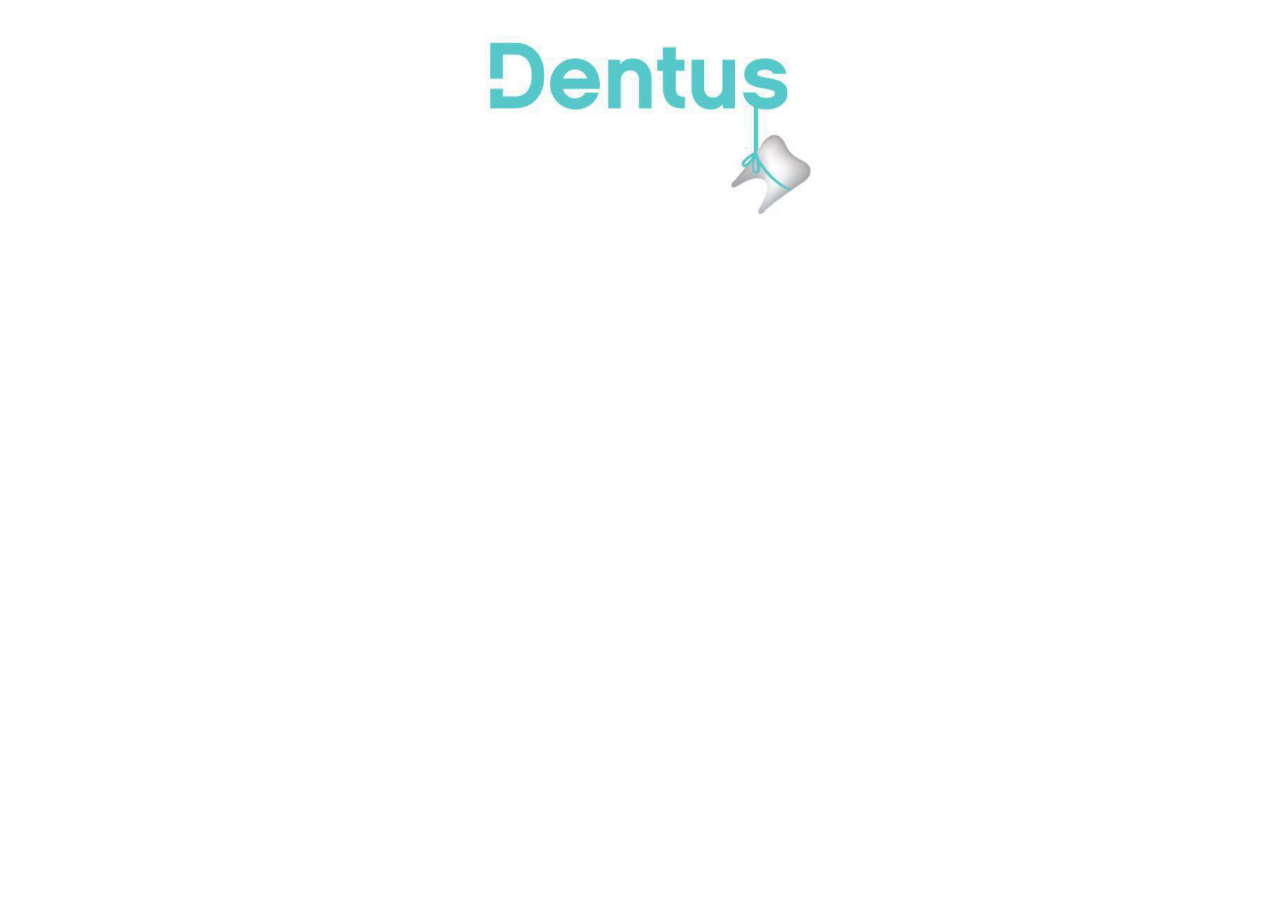
<file: _coming/index.html>
<!DOCTYPE html>
<html lang="es">
<head>
	<meta charset="UTF-8">
	<meta name="robots" content="noindex,nofollow">
	<meta name="viewport" content="width=device-width, initial-scale=1">
	<meta name="theme-color" content="#4BC5C8">
	<title>Dentus</title>

	<style>
		body { margin: 0; }
		.wrapper { text-align: center; display: block; margin: 25px auto; }
		img { width: 100%; max-width: 400px; }
		
	</style>
</head>
<body>

	<div id="fb-root"></div>
	<script>(function(d, s, id) {
	  var js, fjs = d.getElementsByTagName(s)[0];
	  if (d.getElementById(id)) return;
	  js = d.createElement(s); js.id = id;
	  js.src = "//connect.facebook.net/es_LA/sdk.js#xfbml=1&version=v2.6&appId=296818613711272";
	  fjs.parentNode.insertBefore(js, fjs);
	}(document, 'script', 'facebook-jssdk'));</script>
	
	<div class="wrapper">
		<a href="https://www.facebook.com/DENTUS-1518651368441268/" title="Dentus" target="_blank">
			<img src="logo_dentus.jpg" alt="Dentus">
		</a>
	</div>
		
	<div class="wrapper" style="width: 90%;">
		<div class="fb-page" data-href="https://www.facebook.com/DENTUS-1518651368441268/" data-tabs="timeline" data-width="800" data-small-header="false" data-adapt-container-width="true" data-hide-cover="false" data-show-facepile="true"></div>

	</div>
	
</body>
</html>
</file>
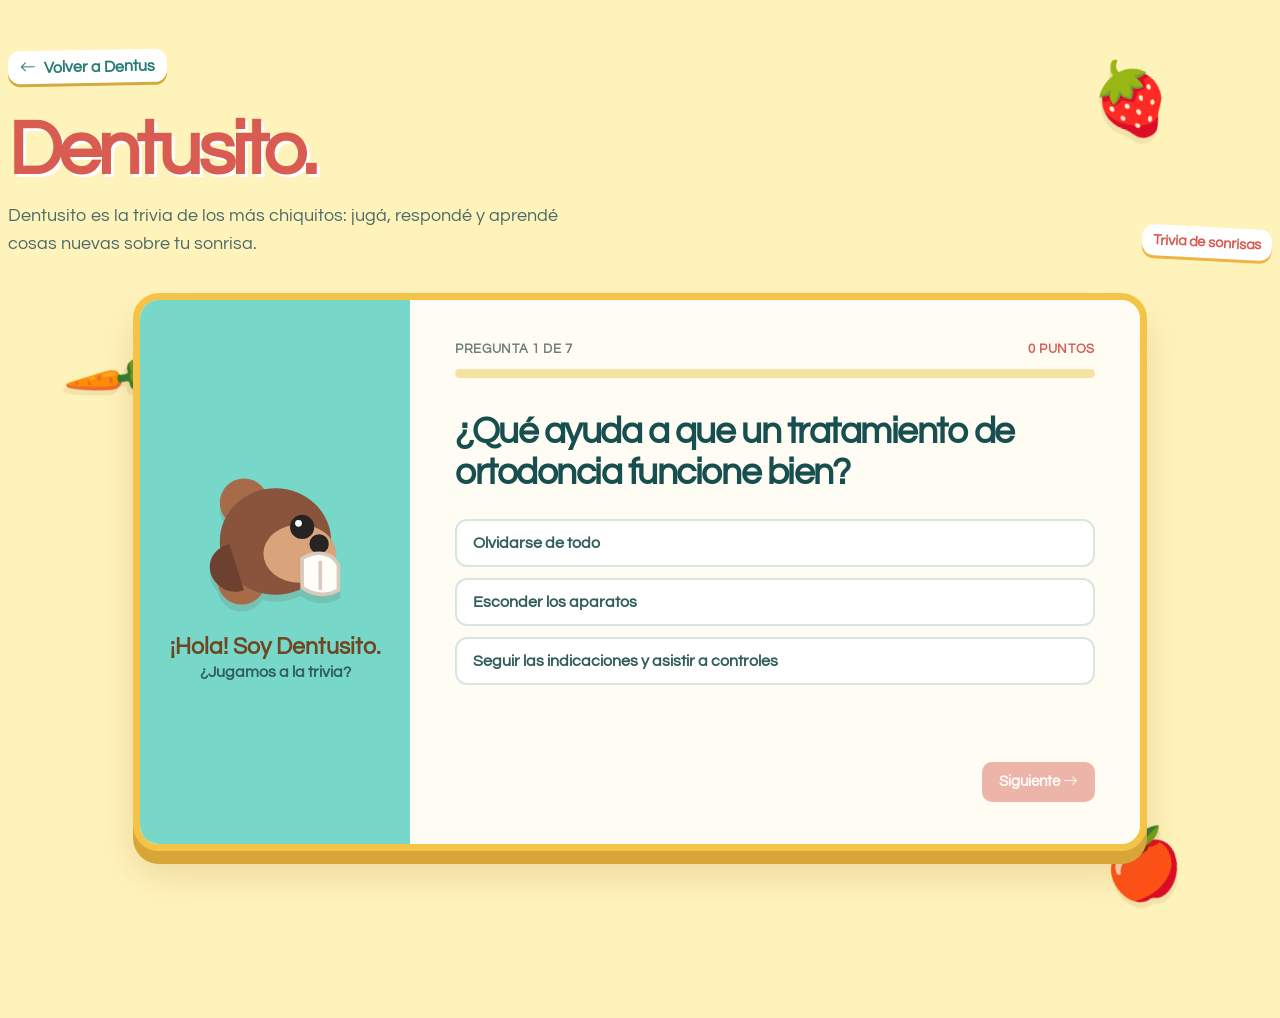
<file: dentusito.html>
<!DOCTYPE html>
<html lang="es">
<head>
  <meta charset="utf-8">
  <meta name="viewport" content="width=device-width, initial-scale=1">
  <meta name="theme-color" content="#52BDBE">
  <title>Dentusito · Juego de Dentus</title>
  <link rel="shortcut icon" type="image/x-icon" href="assets/images/favicon.png">
  <link href="https://fonts.googleapis.com/css?family=Questrial" rel="stylesheet">
  <link href="assets/vendor/bootstrap-icons/bootstrap-icons.css" rel="stylesheet">
  <link href="assets/vendor/boxicons/css/boxicons.min.css" rel="stylesheet">
  <link href="assets/css/style.css?v=20260818-01" rel="stylesheet">
</head>
<body class="dentus-refresh dentusito-page">
  <main>
    <section class="kids-game" id="juego">
      <span class="food-decoration food-strawberry" aria-hidden="true"></span>
      <span class="food-decoration food-carrot" aria-hidden="true"></span>
      <span class="food-decoration food-apple" aria-hidden="true"></span>
      <div class="container">
        <a class="back-home" href="index.php"><i class="bi bi-arrow-left"></i> Volver a Dentus</a>
        <div class="game-heading"><div><h1>Dentusito.</h1><p>Dentusito es la trivia de los más chiquitos: jugá, respondé y aprendé cosas nuevas sobre tu sonrisa.</p></div><span>Trivia de sonrisas</span></div>
        <div class="quiz-shell">
          <aside class="dentusito-host"><img src="assets/images/dentusito-castor.svg" alt="Dentusito, el castor"><p>¡Hola! Soy Dentusito.</p><span>¿Jugamos a la trivia?</span></aside>
          <section class="quiz-card" aria-live="polite"><div class="quiz-progress"><span id="quiz-step">Pregunta 1 de 6</span><b id="quiz-score">0 puntos</b></div><div class="quiz-bar"><span id="quiz-bar-fill"></span></div><h2 id="quiz-question">¿Qué trata la Ortodoncia?</h2><div class="quiz-options" id="quiz-options"></div><p class="quiz-feedback" id="quiz-feedback"></p><button type="button" id="quiz-next" disabled>Siguiente <i class="bi bi-arrow-right"></i></button></section>
        </div>
      </div>
    </section>
  </main>
  <script src="assets/js/dentusito-quiz.js?v=20260818-01"></script>
</body>
</html>
</file>
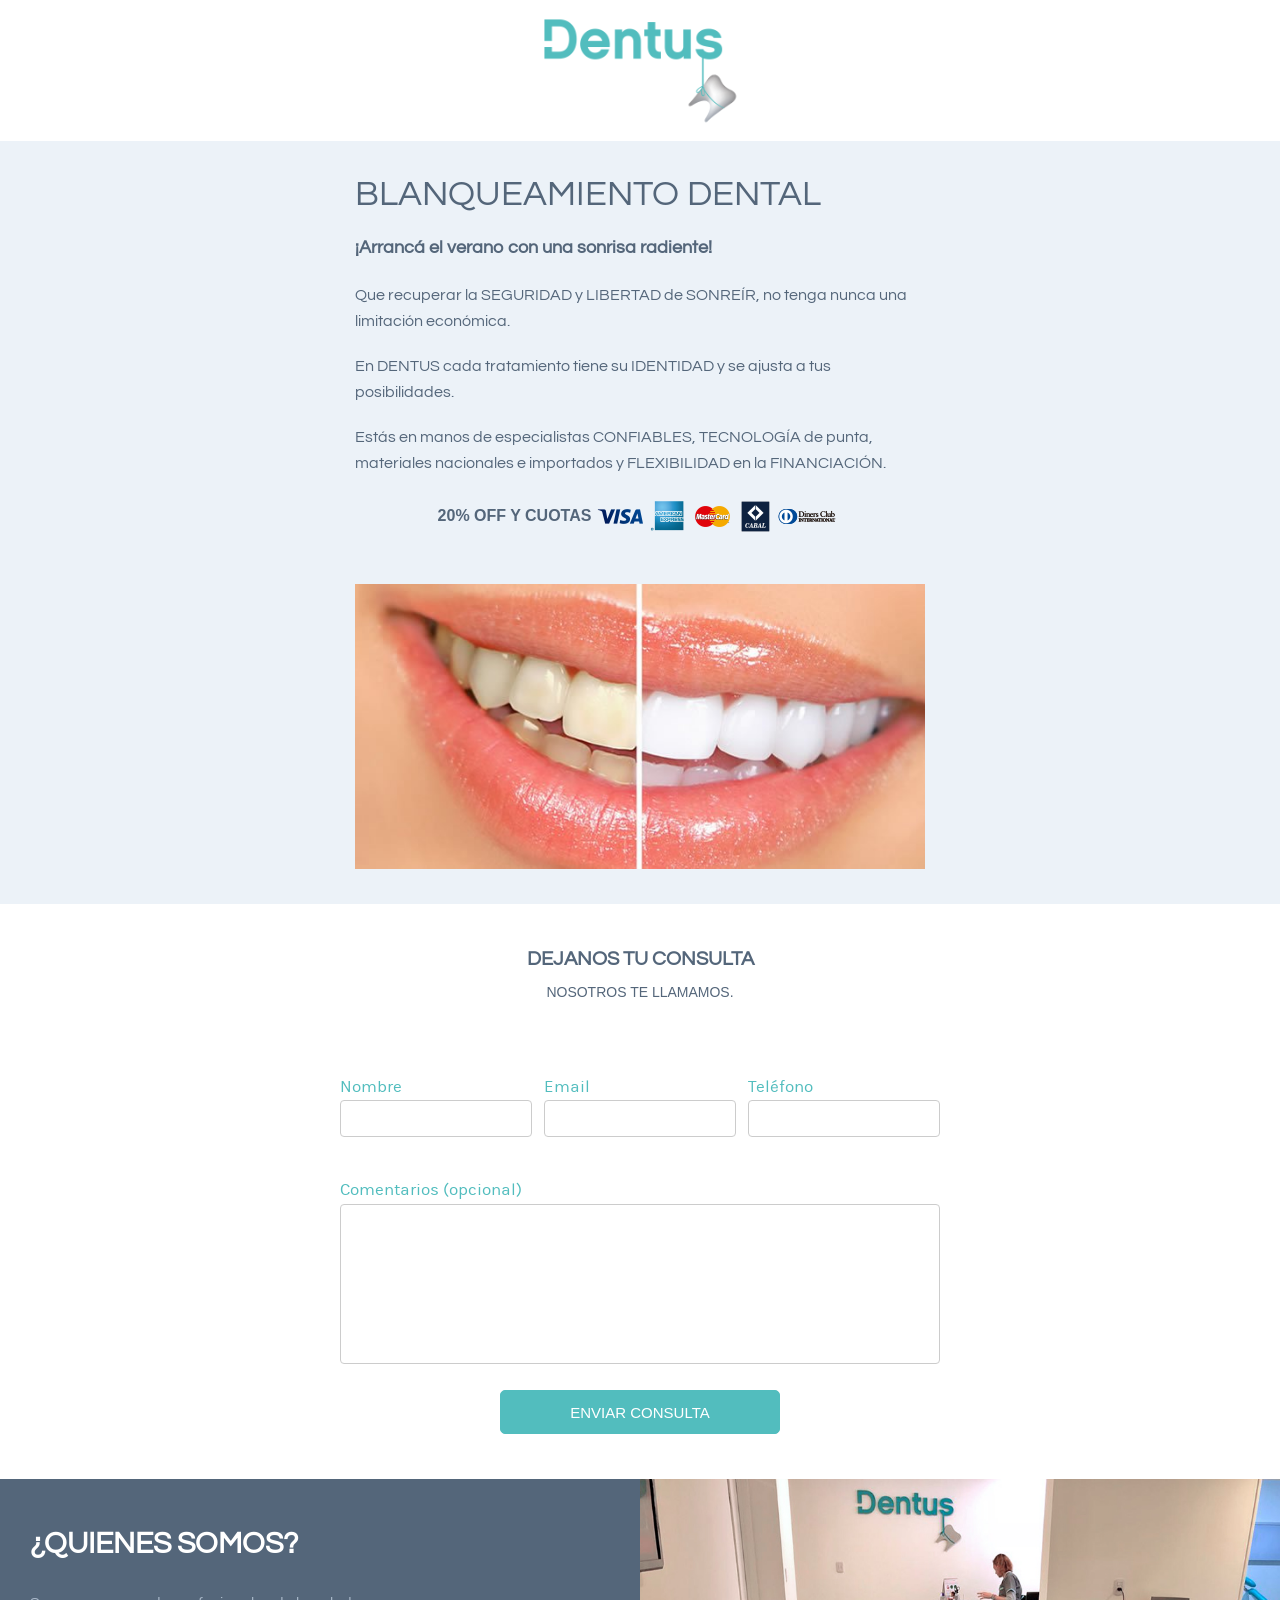
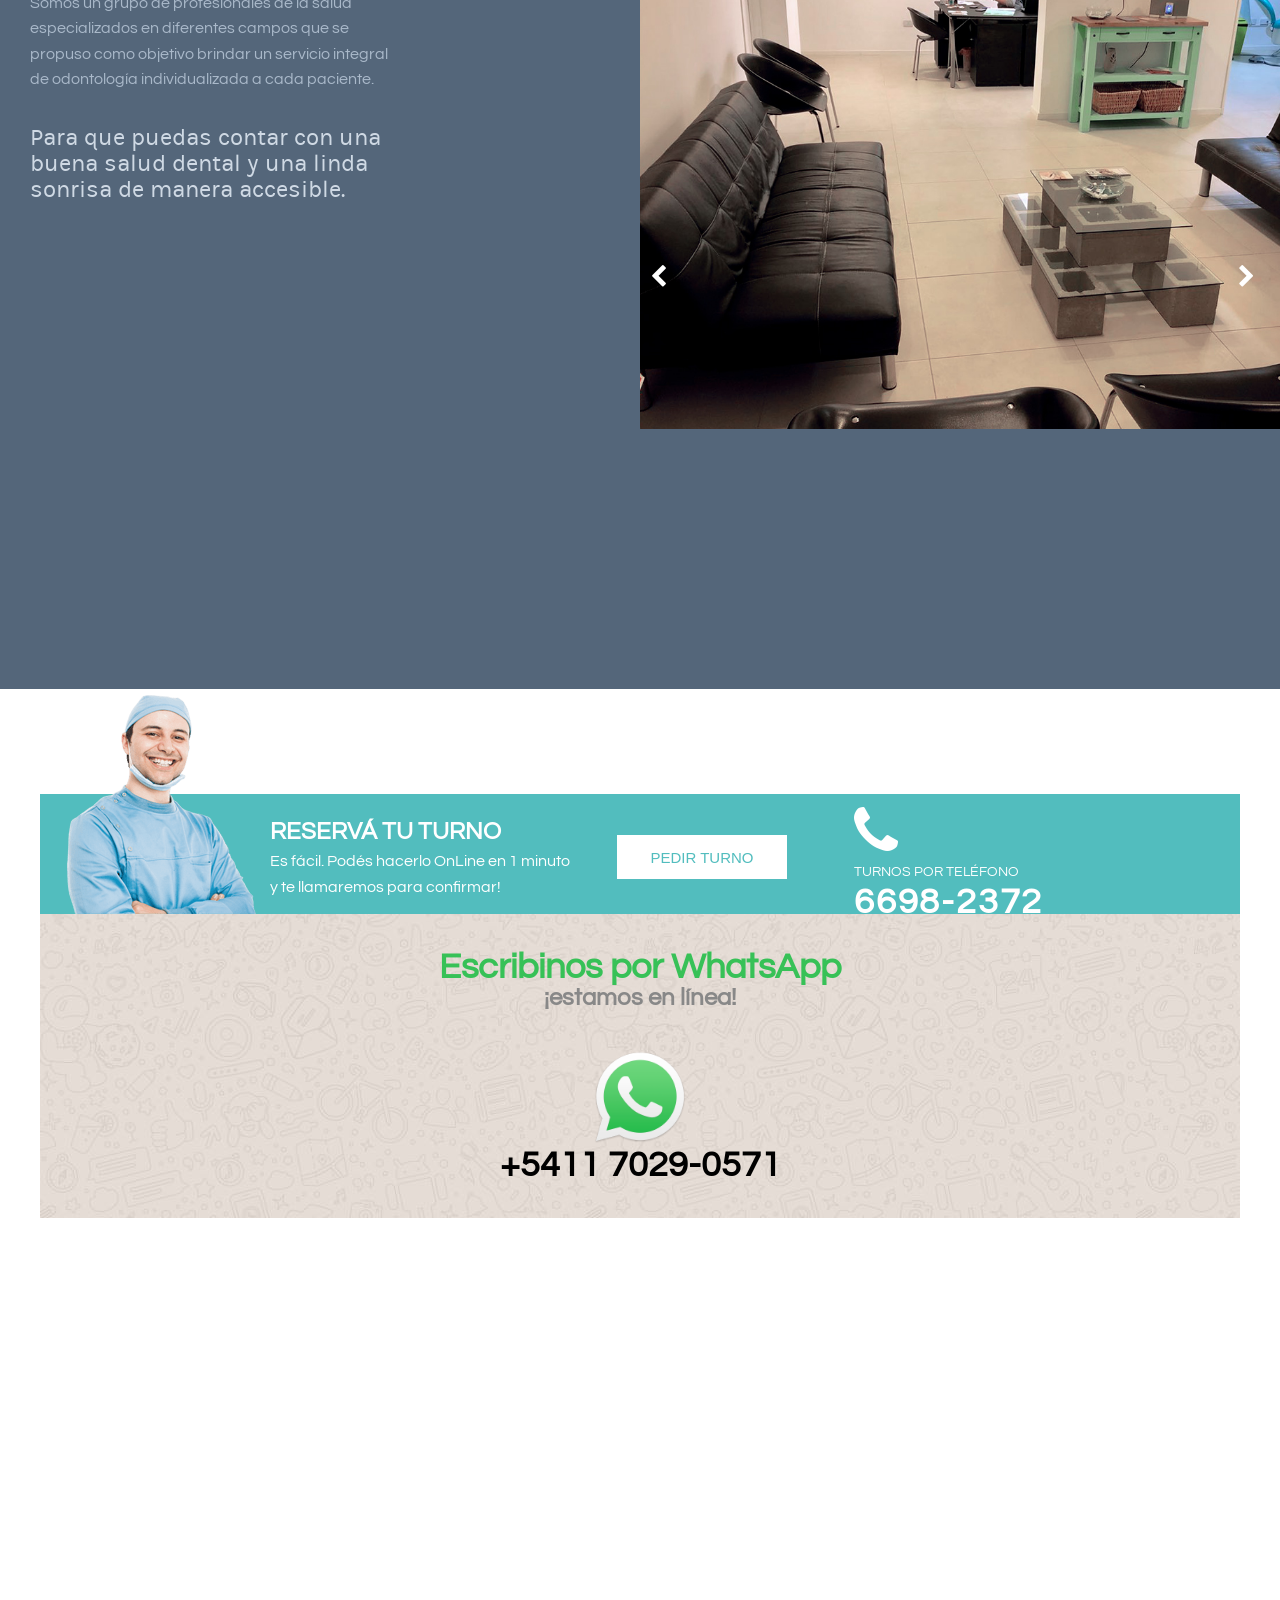
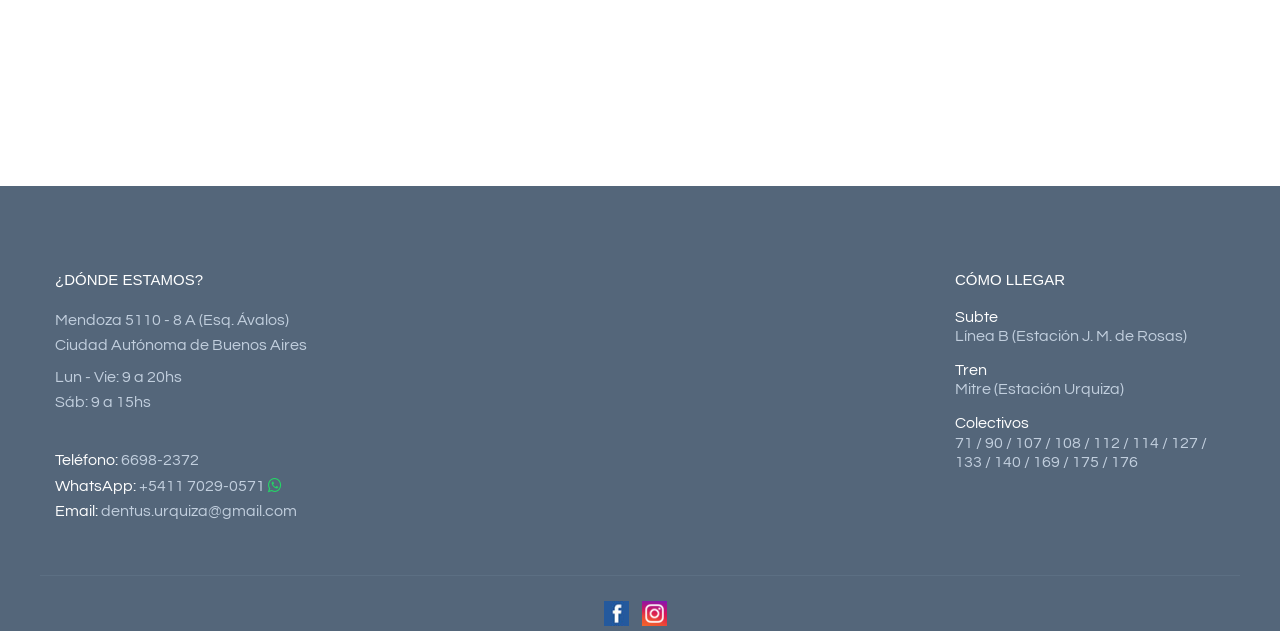
<file: test/uno/blanqueamiento.html>
<!DOCTYPE html>
<html lang="es">
<head>
	<meta charset="utf-8" />
	<meta name="viewport" content="width=device-width, user-scalable=no, initial-scale=1.0, maximum-scale=1.0, minimum-scale=1.0" />
	<meta http-equiv="x-ua-compatible" content="IE=edge" >
	<title>Dentus - Centro de odontología en Villa Urquiza - Ortodoncia - Implantes - Blanqueamiento</title>
	
	<meta name="theme-color" content="#52BDBE">

	<meta name="description" content="Centro odontológico en Villa Urquiza. Ortodoncia. Implantes. Blanqueamiento. Prótesis. Estética Dental." />
	<meta name="keywords" content="urquiza,odontologo,odontologia,ortodoncia,implantes,blanqueamiento,dientes,dolor de muela,protesis,tratamiento,conducto,odontopediatria" />
	
	<meta property="og:title" content="Dentus - Centro de odontología en Villa Urquiza - Ortodoncia - Implantes - Blanqueamiento" />
	<meta property="og:description" content="Centro odontológico en Villa Urquiza. Ortodoncia. Implantes. Blanqueamiento. Prótesis. Estética Dental." />
	<meta property="og:image" content="http://dentus.com.ar/assets/images/og_image.jpg" />

	<link rel="shortcut icon" type="image/x-icon" href="assets/images/favicon.png" />
	<link href="https://fonts.googleapis.com/css?family=Questrial" rel="stylesheet">
	
	<link rel="stylesheet" href="style.css" />
	<style>
		.logo { margin: 0; display: block; }
		.logo img { position: relative; display: block; margin: 15px auto; width: 60%; max-width: 200px; }
		input[type='text'], input[type='tel'], input[type='email'], textarea { border-radius: 4px; }
		input[type='text']:hover, input[type='tel']:hover, input[type='email']:hover, textarea:hover { border-radius: 4px;  border-color: #52bdbe; box-shadow: 0px 0px 5px 0px rgba(70, 180, 181, 0.64); outline: none; background: none; }
		.form-col { margin-bottom: 15px!important; }
		.form-row label { color: #52bdbe; font-size: 17px; }
		.form-actions .button { border-radius: 5px; }

		.tab-body { padding: 15px 0; display: flex; align-items: center; }
		.service-description { margin-bottom: 0; padding: 20px 0 0px 0px; border-left: 0 }

		.phone .fa, .phone small { float: none; display: inline-block; }

		p.copyright { color: #a9a9a9; font-size: 12px; }
	</style>
</head>
<body>


<div class="wrapper">
	<header class="header" style="padding-bottom: 0; /*position: fixed; z-index: 400; width: 100%; background: #fff; box-shadow: 0px 5px 5px 0px rgba(0, 0, 0, 0.1);*/">
		

		<div class="row">
			<div class="columns large-12 medium-12 small-12">
				<a href="./" class="logo">
					<img src="assets/images/logo.png" width="762" height="78" alt="Dentus">
				</a>
			</div><!-- /.columns large-3 -->

			
			<!-- <div class="columns large-2 medium-4 mobile-hidden">
				<p class="phone">
					<i class="fa fa-phone" style="font-size: 2.2rem; padding-top: 7px;"></i>
					<small>LLamanos</small>
					<a href='tel: +5411 2061 8689'>2061-8689</a>					
				</p>
			</div> -->

		</div><!-- /.row -->
	</header><!-- /.header -->	
	
	



	<div class="main">

		<div class="tab-body current" id="implantes" style="background-color: #ecf2f8">
					<div class="row">
						<div class="columns large-6 medium-6" style="float:none; margin:auto">
							<div class="service-description">
								<h1><span>BLANQUEAMIENTO DENTAL</span></h1>
								<p style="font-size: 18px">
									<b>¡Arrancá el verano con una sonrisa radiente!</b>
								</p>
								<p>
								 Que recuperar la SEGURIDAD y LIBERTAD de SONREÍR, no tenga nunca una limitación económica. 
								 <p>En DENTUS cada tratamiento tiene su IDENTIDAD y se ajusta a tus posibilidades. </p>
								<p>Estás en manos de especialistas CONFIABLES, TECNOLOGÍA de punta, materiales nacionales e importados y FLEXIBILIDAD en la FINANCIACIÓN.</p>
								<p style="text-align: center;">
									<strong>20% OFF Y CUOTAS</strong>
									<img src="assets/images/logos-tarjetas.png" alt="">
								</p>
								<br>
								<p>
									<img src="assets/images/temp/blanqueamiento_slide1.jpg" alt="">
									
								</p>
							</div><!-- /.service-description -->
						</div><!-- /.columns large-4 -->

						<!-- <div class="columns large-4 medium-6 small-6" style="margin-top: 12px">
						</div>
						
						<div class="columns large-4 medium-6 small-6 desktop-hidden" style="margin-top: 12px">
							<img src="assets/images/temp/implantes_slide2.jpg" alt="">
						</div> -->

					</div><!-- /.row -->



				</div><!-- /.tab-body -->


		<!-- Book appointment -->
		<section class="section section-book-appointment" id="turno" style="padding: 45px 10px">

			<div class="section-body">

				<div class="form-appointment">
					<form>
						<header class="form-head row">
							

							<div class="columns large-12 medium-12">
								<h2 style="font-size: 20px">DEJANOS TU CONSULTA</h2>
								<h6>Nosotros te llamamos.</h6>
							</div><!-- /.columns large-6 -->

							
						</header><!-- /.form-head -->

						<div class="form-body" style="max-width:600px; margin:auto">
							<div class="row">
								<div class="form-row">
									<div class="form-cols clearfix">
										<div class="form-col form-col-1of4">
											<div class="form-controls">
												<label for="nombre">Nombre</label>
												<input type="text" class="field" name="nombre" id="field-fname" value="" />
											</div><!-- /.form-controls -->
										</div><!-- /.form-col form-col-1of4 -->

										
										<div class="form-col form-col-1of4">
											<div class="form-controls">
												<label for="nombre">Email</label>
												<input type="email" class="field" name="email" id="field-email" value="" />
											</div><!-- /.form-controls -->
										</div><!-- /.form-col form-col-1of4 -->
										
										<div class="form-col form-col-1of4">
											<div class="form-controls">
												<label for="nombre">Teléfono</label>
												<input type="tel" class="field" name="telefono" id="field-tel" value="" />
											</div><!-- /.form-controls -->
										</div><!-- /.form-col form-col-1of4 -->
									</div>
								</div>

								
								<div class="form-row">
									<div class="form-controls">
										<label for="nombre">Comentarios (opcional)</label>
										<textarea class="textarea" name="mensaje" id="mensaje"></textarea>
									</div>
								</div>
								
								<div class="form-actions">
									<input type="hidden" name="action" value="contacto_landing">
									<input type="hidden" name="especialidad" value="Blanqueamiento">
									<input type="hidden" name="origen" value="landing">
									<input type="submit" value="ENVIAR CONSULTA" class="button btn-light-blue btn-small" />
								</div><!-- /.form-actions -->
							</div><!-- /.row -->
						</div><!-- /.form-body -->
					</form>
				</div><!-- /.form-appoitment -->
			</div><!-- /.section-body -->
		</section><!-- /.section-book-appointment -->

		<!-- Section Information -->
		<section class="section section-information" id="quienes-somos">
			<div class="row" style="max-width:100%">
			

				<div class="columns large-6 medium-12 grey">
					<section class="section-about-us fullsize-image-container" style="padding: 50px 15px">
						<!-- <h6>DENTUS</h6> -->
						
						<h2>¿QUIENES SOMOS?</h2>
						
						<p>Somos un grupo de profesionales de la salud especializados en diferentes campos que se propuso como objetivo brindar un servicio integral de odontología individualizada a cada paciente.</p>
						
						<h3 style="margin-bottom: 0">Para que puedas contar con una buena salud dental y una linda sonrisa de manera accesible.</h3>
						
						
						<!-- <a href="#especialidades" class="button btn-light-blue btn-small">ESPECIALIDADES</a> -->
						
					</section><!-- /.section-about-us -->
				</div><!-- /.columns large-6 -->


				<div class="columns large-6 medium-12 blue" style="padding:0">

					<div class="slider-fotos">
						<div class="slides">
							<div style="background-image:url('assets/images/fotos/foto01.jpg');"></div>
							<div style="background-image:url('assets/images/fotos/foto02.jpg');"></div>
							<div style="background-image:url('assets/images/fotos/foto03.jpg');"></div>
							<div style="background-image:url('assets/images/fotos/foto04.jpg');"></div>
							<div style="background-image:url('assets/images/fotos/foto05.jpg');"></div>
							<div style="background-image:url('assets/images/fotos/foto06.jpg');"></div>
						</div>
					</div>

					<style>
						.slider-fotos .slides div { 
							display:block;
							width: 100%;
							height:550px;
							background-size: cover;
							background-position: center;
						}

						.slider-fotos .bx-wrapper .bx-controls .bx-prev, .slider-fotos .bx-wrapper .bx-controls .bx-next {
							color: #fff!important;
						}
					</style>

				
				</div><!-- /.columns large-6 -->


			</div><!-- /.row -->
		</section><!-- /.section-information -->


		
		<!-- Services -->
		<section class="section section-services" id="especialidades">
			

			<!-- <header class="section-head">
				<h2>ESPECIALIDADES</h2>
			</header> -->


			<!-- Advertising -->
			<div class="row">
				<div class="ad">
					<div class="ad-image mobile-hidden">
						<img src="assets/images/temp/ad.png" width="189" height="219" alt="" />
					</div><!-- /.ad-image -->

					<header class="ad-head">
						<h3>RESERVÁ TU TURNO</h3>
						<p>Es fácil. Podés hacerlo OnLine en 1 minuto <br>y te llamaremos para confirmar!</p>
					</header><!-- /.ad-head -->

					<div class="ad-actions">
						<a href="#turno" class="button btn-white btn-small">PEDIR TURNO</a>
					</div><!-- /.ad-actions -->

					<div class="ad-contacts">
						<p class="phone">
							<i class="fa fa-phone" style="font-size: 3.5rem; padding-top: 8px;"></i>
							<br>
							<small>TURNOS POR TELÉFONO</small>
							<a href="tel: +5411 6698-2372">6698-2372</a>
						</p><!-- /.phone -->
					</div><!-- /.ad-contacts -->
				</div><!-- /.ad -->
			</div><!-- /.row -->




			<div class="row">
				<a href="whatsapp://send?text=Hola Dentus!&phone=+549117029-0571" title="Escribinos por Whatsapp" onclick="ga('send', 'event', 'Consulta WhatsApp', 'Click', 'destacado');">
					<div style="position: relative; z-index: 50; padding: 35px; background-color: #e5dcd5;text-align: center; color:#2cbda5; background-image:url(assets/images/whatsapp-chat-background.jpg)">
						

						<h1 style="color: #37c157" class="desktop-hidden">Hacé click acá para mandarnos un WhatsApp</h1>
						<h1 style="color: #37c157" class="mobile-hidden">Escribinos por WhatsApp</h1>
						<h3 style="color: #888888">¡estamos en línea!</h3>
						
						<br class="mobile-hidden">
						<img src="assets/images/whatsapp-logo.png" style="max-width: 100px;margin-top: 10px;" alt="">
						<h1 style="color: #000000" class="mobile-hidden">+5411 7029-0571</h1>

					</div><!-- /.ad -->
				</a>
			</div><!-- /.row -->


		</section><!-- /.section-services -->

		


	</div><!-- /.main -->

	<div class="footer" id="contacto">
		<div class="row">
			<div class="columns large-3 medium-12 contacts">
				<h5 style="margin-bottom:18px;">¿Dónde estamos?</h5>
				<p style="margin-bottom:6px">Mendoza 5110 - 8 A (Esq. Ávalos)<br /> Ciudad Autónoma de Buenos Aires</p>
				<p style="margin-bottom:6px">Lun - Vie: 9 a 20hs <br> Sáb: 9 a 15hs </p>
				<br>
				<ul>
					<li>
						<p>
							<span>Teléfono: </span>
							<span>6698-2372</span>
						</p>
					</li>

					<li>
						<p>
							<span>WhatsApp: </span>
							<span>+5411 7029-0571 <a href="whatsapp://send?text=Hola Dentus!&phone=+549117029-0571" title="Escribinos por Whatsapp"><i style="color:#26d367" class="fa fa-whatsapp"></i></a></span>
						</p>
					</li>
					
					<li>
						<p>
							<span>Email:</span>
							<span>dentus.urquiza@gmail.com</span>
						</p>
					</li>
				</ul>
			</div><!-- /.columns large-3 -->
			
			
			<div class="columns large-6 medium-12 contacts">
				<iframe src="https://www.google.com/maps/embed?pb=!1m18!1m12!1m3!1d3285.054063270739!2d-58.486385385168234!3d-34.577498563617496!2m3!1f0!2f0!3f0!3m2!1i1024!2i768!4f13.1!3m3!1m2!1s0x95bcb6680d259c7f%3A0x73dabc0f068076ba!2sMendoza+5110%2C+Buenos+Aires!5e0!3m2!1sen!2sar!4v1533991157676" width="800" height="220" frameborder="0" style="border:0; width: 100%;" allowfullscreen></iframe>
				
			</div><!-- /.columns large-3 -->

			<div class="columns large-3 medium-12 contacts">
				<h5 style="margin-bottom:18px;">Cómo llegar</h5>
				<ul>
					<li>
						<p style="line-height: 1.2; margin-bottom: 15px;">
							<span>Subte</span><br>
							<span>Línea B (Estación J. M. de Rosas)</span>
						</p>
					</li>
					
					<li>
						<p style="line-height: 1.2; margin-bottom: 15px;">
							<span>Tren</span><br>
							<span>Mitre (Estación Urquiza)</span>
						</p>
					</li>

					<li>
						<p style="line-height: 1.2; margin-bottom: 15px;">
							<span>Colectivos</span><br>
							<span>71 / 90 / 107 / 108 / 112 / 114 / 127 / 133 / 140 / 169 / 175 / 176</span>
						</p>
					</li>
				</ul>
			</div><!-- /.columns large-3 -->
		</div><!-- /.row -->

		<div class="row" style="text-align: center">
			<p class="copyright">
			<a href="http://www.facebook.com/dentus.urquiza" target="_blank" title="Seguinos en Facebook" style="padding:5px; display: inline-block;"><img width="25" height="25" src="assets/images/facebook_social.jpg"></a>

            <a href="http://www.instagram.com/dentus.urquiza" target="_blank" title="Seguinos en Instagram" style="padding:5px; display: inline-block;"><img width="25" height="25" src="assets/images/inst_social.jpg"></a>

			<a href="whatsapp://send?text=Hola Dentus!&phone=+549117029-0571" target="_blank" title="Escribinos por Whatsapp" style="padding-left:5px; padding-right:5px"><img width="25" height="25" src="assets/images/icon_whatsapp.jpg" class="desktop-hidden"></a>
			<br>
			
				Copyright 2017. Todos los derechos reservados.</p><!-- /.copyright -->
		</div><!-- /.row -->
	</div><!-- /.footer -->	
</div><!-- /.wrapper -->
<script src="assets/javascripts/vendor.js"></script>
<script src="assets/javascripts/jquery.stellar.min.js"></script>

<script src="assets/javascripts/sweetalert.min.js"></script> 
<link rel="stylesheet" type="text/css" href="assets/javascripts/sweetalert.css">

<script type="text/javascript" src="assets/javascripts/jquery.scrollTo.js"></script>
<script type="text/javascript" src="assets/javascripts/jquery.localScroll.js"></script>
<script type="text/javascript" src="assets/javascripts/jquery.form.js"></script>

<script>
		
	$(document).ready(function() {

		var $win = $(window);
		var $doc = $(document);

		var sliderFotos = $('.slider-fotos .slides').bxSlider({
			auto: true,
			pager: false,
			autoControls: false,
			autoHover: true
		});

		$.localScroll({
			target: 'body', // could be a selector or a jQuery object too.
			queue:true,
			duration:1000,
			hash:true,
			// offset: {top: -60},
			onBefore:function( e, anchor, $target ){
				// The 'this' is the settings object, can be modified
			},
			onAfter:function( anchor, settings ){
				// The 'this' contains the scrolled element (#content)
			}
		});




		$(window).scroll(function () {
	        if ($(this).scrollTop() > 1000 ) {
	            $('.scrollup').fadeIn();
	        } else {
	            $('.scrollup').fadeOut();
	        }
	    });
	});

	$("form").on("submit", function(e){

        e.preventDefault();
        var f = e.target;
        var a = f.action.value;
        if(!f.nombre.value || f.nombre.value=='Nombre' || !f.email.value || !f.telefono.value || f.telefono.value=='Telefono') { alertErrorCampos(); return false; }
        if(!/^\w+([\.-]?\w+)*@\w+([\.-]?\w+)*(\.\w{2,4})+$/.test(f.email.value)) { alertErrorEmail(); return false; } 
        

        function alertErrorCampos() {
            swal({title:"Faltan datos", text:"Por favor, completá todos los campos del formulario para que podamos brindarte una mejor atención...", type:"warning", confirmButtonColor: "#52BDBE"});
        }

        function alertErrorCV() {
            swal({title:"Faltan datos", text:"¡No olvides adjuntar tu CV! \n\nPuede ser un archivo word, un pdf o una imagen...", type:"warning", confirmButtonColor: "#52BDBE"});
        }

        function alertErrorEmail() {
            swal({title:"Email inválido", text:"Por favor, revisá la dirección de email que escribiste, parece no ser válida...", type:"warning", confirmButtonColor: "#52BDBE"});
        }



        $(f).ajaxSubmit({ url:'php/process.php', type:'post', data:{}, beforeSubmit:function() { lockSubmit(true, "Enviando..."); $("#status").stop(true, true).hide().html("<img src='img/ajax-loader.gif'>").fadeIn(); }, 
        success:function(response, status) { lockSubmit(false, "Enviar"); $("#status").stop(true, true).hide();
            switch(response) {
                case "ok": 
                        f.reset();
                        ejecutarPixels();
                        swal({title:"Mensaje enviado", text:"Hemos recibido tu solicitud. \nNos pondremos en contacto con vos a la brevedad.\n\nDentus.", type:"success", confirmButtonColor: "#52BDBE"});
                    break;
                
                case "error":
                default: 
                    swal({title:"Ha ocurrido un error", text:"Por favor, intentá enviar nuevamente...", type:"error", confirmButtonColor: "#52BDBE"});
                break;
            }}
        });


        function lockSubmit(bool, txt) { 
	        if(bool) $("input[type=submit]").attr("disabled", true).val(txt).css("cursor", "default").fadeTo('fast', 0.2);
	        else $("input[type=submit]").attr("disabled", false).val(txt).css("cursor", "pointer").fadeTo('fast', 1);
	    }
        


    });



    function ejecutarPixels() {

		var google_conversion_id = 878948772;
		var google_conversion_language = "en";
		var google_conversion_format = "3";
		var google_conversion_color = "ffffff";
		var google_conversion_label = "U4UNCO3U33MQpOOOowM";
		var google_remarketing_only = false;

		// Google Conversion
		$.getScript('//www.googleadservices.com/pagead/conversion.js');
		var image = new Image(1, 1); 
			image.src = "//www.googleadservices.com/pagead/conversion/878948772/?label=U4UNCO3U33MQpOOOowM&amp;guid=ON&amp;script=0";


		ga('send', 'event', 'Consulta online', 'Enviar', 'Blanqueamiento');


		//Facebook Pixel Code
		/*fbq('init', '120144581902316'); 
		fbq('track', 'PageView');

		fbq('track', 'CompleteRegistration');

		var image2 = new Image(1, 1); 
		image2.src = "https://www.facebook.com/tr?id=120144581902316&ev=PageView&noscript=1";*/
	}
</script>


<script>
  (function(i,s,o,g,r,a,m){i['GoogleAnalyticsObject']=r;i[r]=i[r]||function(){
  (i[r].q=i[r].q||[]).push(arguments)},i[r].l=1*new Date();a=s.createElement(o),
  m=s.getElementsByTagName(o)[0];a.async=1;a.src=g;m.parentNode.insertBefore(a,m)
  })(window,document,'script','https://www.google-analytics.com/analytics.js','ga');

  ga('create', 'UA-79593141-1', 'auto');
  ga('send', 'pageview');

</script>

</body>
</html>
</file>
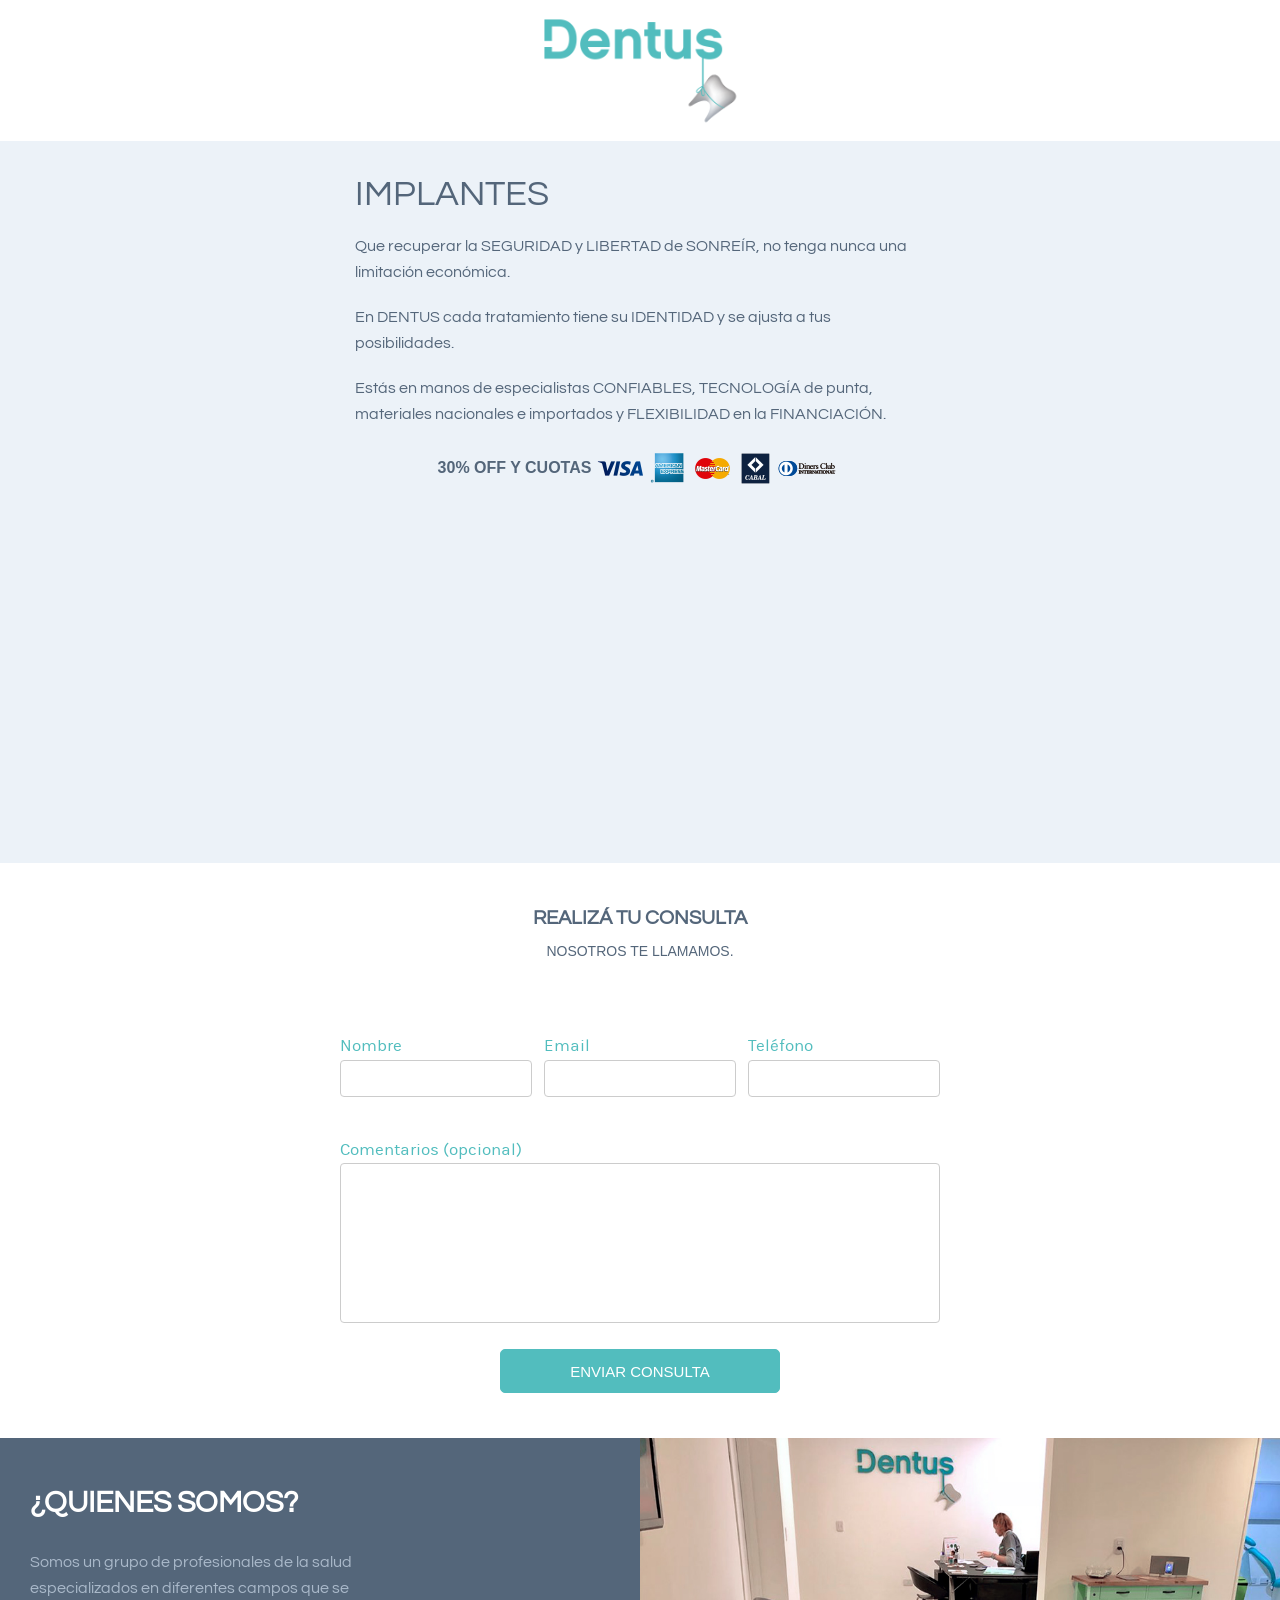
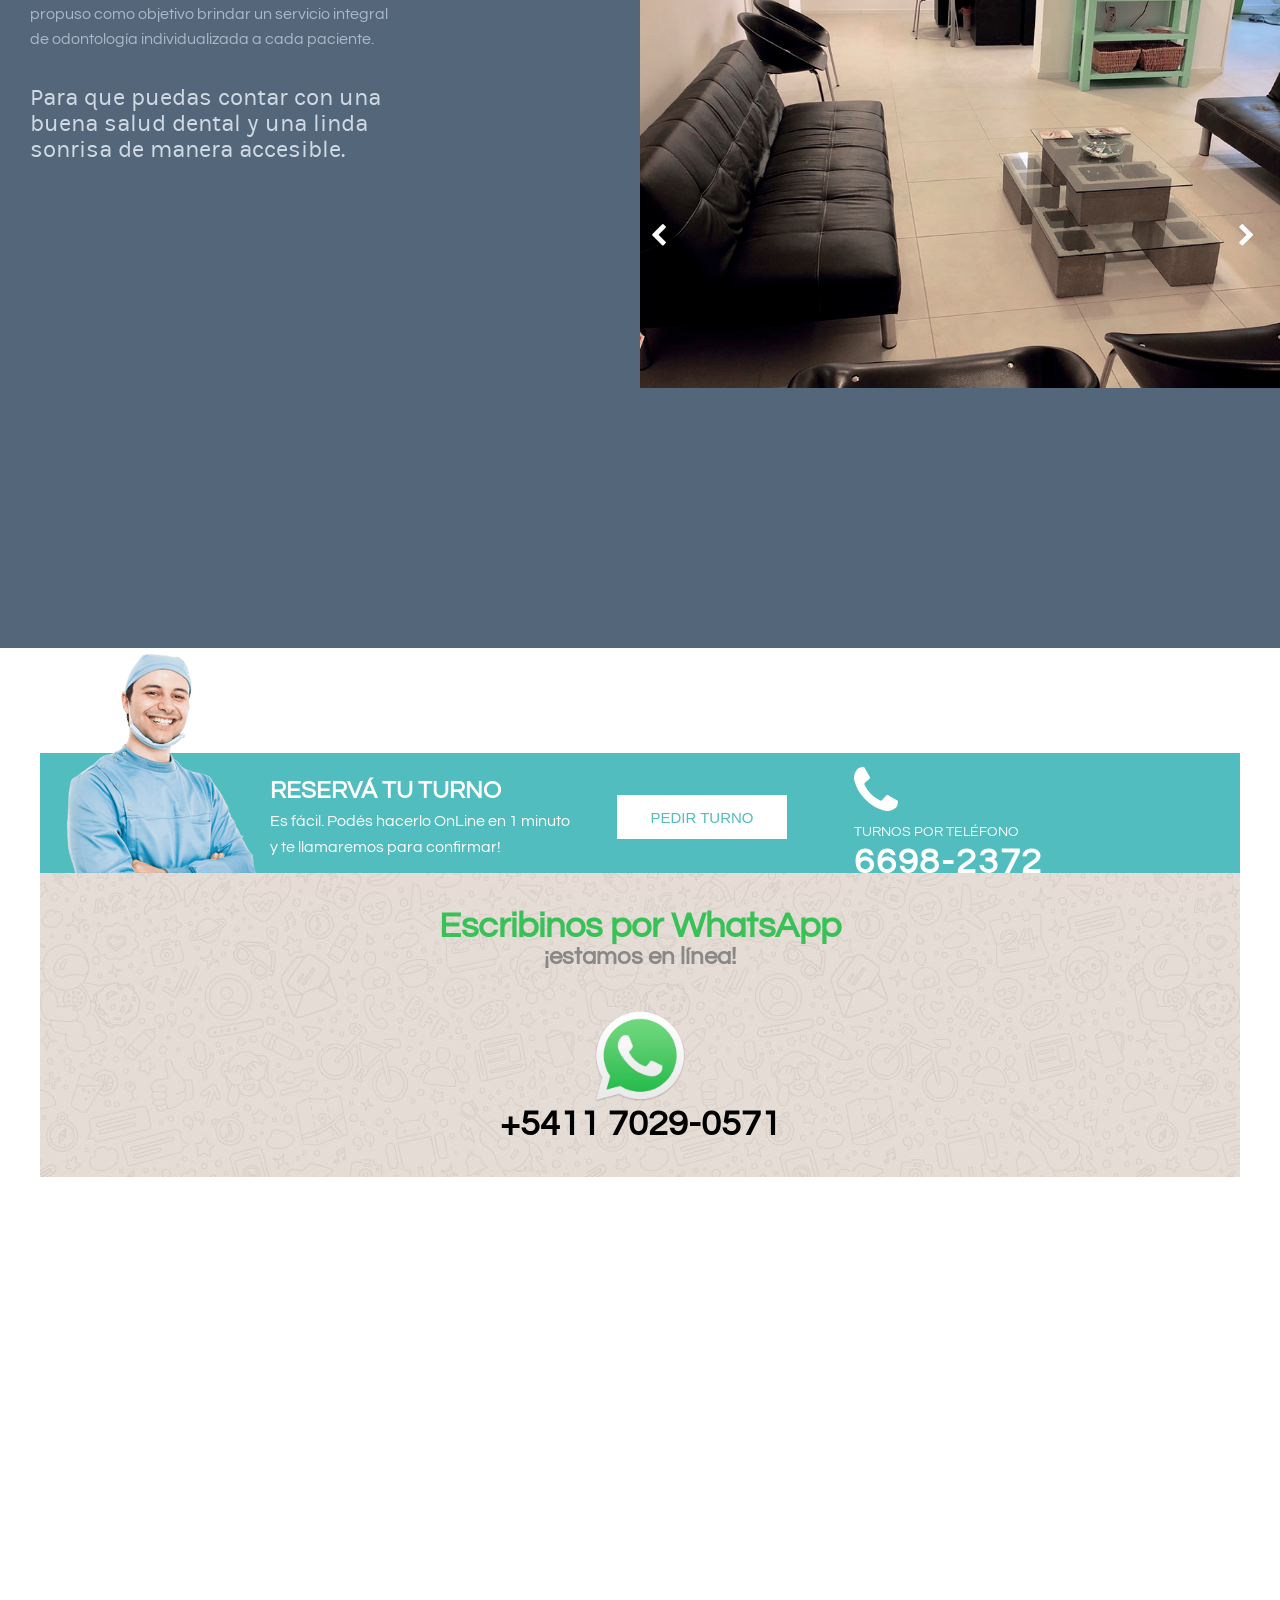
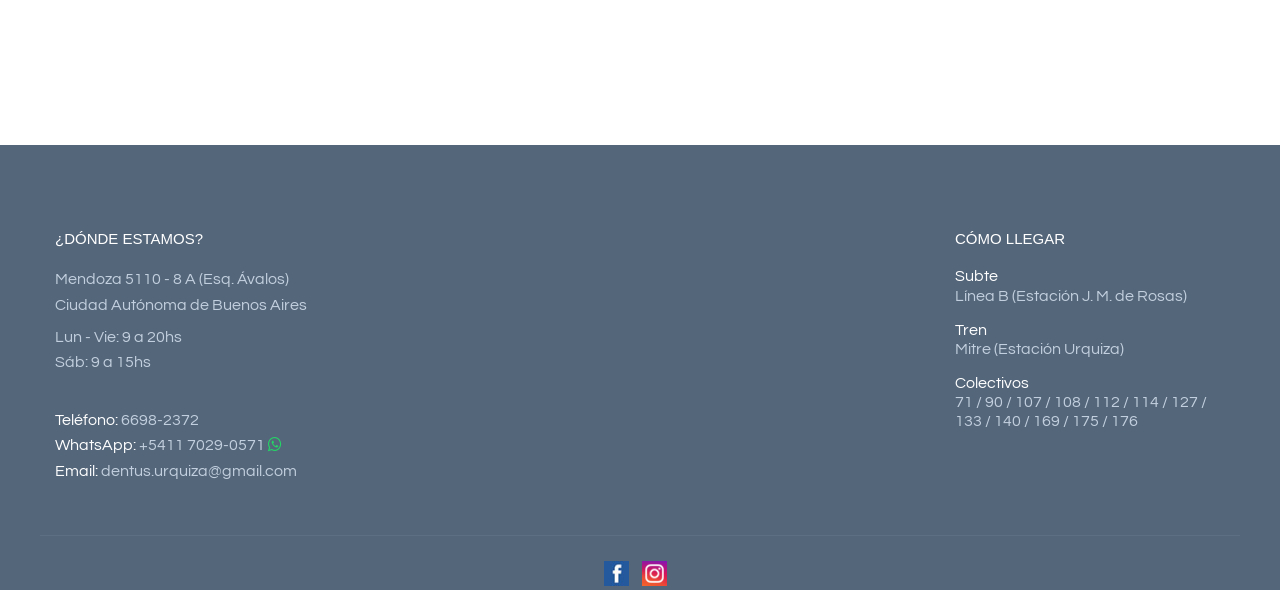
<file: test/uno/implantes.html>
<!DOCTYPE html>
<html lang="es">
<head>
	<meta charset="utf-8" />
	<meta name="viewport" content="width=device-width, user-scalable=no, initial-scale=1.0, maximum-scale=1.0, minimum-scale=1.0" />
	<meta http-equiv="x-ua-compatible" content="IE=edge" >
	<title>Dentus - Centro de odontología en Villa Urquiza - Ortodoncia - Implantes - Blanqueamiento</title>
	
	<meta name="theme-color" content="#52BDBE">

	<meta name="description" content="Centro odontológico en Villa Urquiza. Ortodoncia. Implantes. Blanqueamiento. Prótesis. Estética Dental." />
	<meta name="keywords" content="urquiza,odontologo,odontologia,ortodoncia,implantes,blanqueamiento,dientes,dolor de muela,protesis,tratamiento,conducto,odontopediatria" />
	
	<meta property="og:title" content="Dentus - Centro de odontología en Villa Urquiza - Ortodoncia - Implantes - Blanqueamiento" />
	<meta property="og:description" content="Centro odontológico en Villa Urquiza. Ortodoncia. Implantes. Blanqueamiento. Prótesis. Estética Dental." />
	<meta property="og:image" content="http://dentus.com.ar/assets/images/og_image.jpg" />

	<link rel="shortcut icon" type="image/x-icon" href="assets/images/favicon.png" />
	<link href="https://fonts.googleapis.com/css?family=Questrial" rel="stylesheet">
	
	<link rel="stylesheet" href="style.css" />
	<style>
		.logo { margin: 0; display: block; }
		.logo img { position: relative; display: block; margin: 15px auto; width: 60%; max-width: 200px; }
		input[type='text'], input[type='tel'], input[type='email'], textarea { border-radius: 4px; }
		input[type='text']:hover, input[type='tel']:hover, input[type='email']:hover, textarea:hover { border-radius: 4px;  border-color: #52bdbe; box-shadow: 0px 0px 5px 0px rgba(70, 180, 181, 0.64); outline: none; background: none; }
		.form-col { margin-bottom: 15px!important; }
		.form-row label { color: #52bdbe; font-size: 17px; }
		.form-actions .button { border-radius: 5px; }

		.tab-body { padding: 15px 0; display: flex; align-items: center; }
		.service-description { margin-bottom: 0; padding: 20px 0 0px 0px; border-left: 0 }

		.phone .fa, .phone small { float: none; display: inline-block; }

		p.copyright { color: #a9a9a9; font-size: 12px; }
	</style>
</head>
<body>


<div class="wrapper">
	<header class="header" style="padding-bottom: 0; /*position: fixed; z-index: 400; width: 100%; background: #fff; box-shadow: 0px 5px 5px 0px rgba(0, 0, 0, 0.1);*/">
		

		<div class="row">
			<div class="columns large-12 medium-12 small-12">
				<a href="./" class="logo">
					<img src="assets/images/logo.png" width="762" height="78" alt="Dentus">
				</a>
			</div><!-- /.columns large-3 -->

			
			<!-- <div class="columns large-2 medium-4 mobile-hidden">
				<p class="phone">
					<i class="fa fa-phone" style="font-size: 2.2rem; padding-top: 7px;"></i>
					<small>LLamanos</small>
					<a href='tel: +5411 2061 8689'>2061-8689</a>					
				</p>
			</div> -->

		</div><!-- /.row -->
	</header><!-- /.header -->	
	
	



	<div class="main">

		<div class="tab-body current" id="implantes" style="background-color: #ecf2f8">
					<div class="row">
						<div class="columns large-6 medium-6" style="float:none; margin:auto">
							<div class="service-description">
								<h1><span>IMPLANTES</span></h1>
								<p>
								 Que recuperar la SEGURIDAD y LIBERTAD de SONREÍR, no tenga nunca una limitación económica. 
								 <p>En DENTUS cada tratamiento tiene su IDENTIDAD y se ajusta a tus posibilidades. </p>
								<p>Estás en manos de especialistas CONFIABLES, TECNOLOGÍA de punta, materiales nacionales e importados y FLEXIBILIDAD en la FINANCIACIÓN.</p>
								<p style="text-align: center;">
									<strong>30% OFF Y CUOTAS</strong>
									<img src="assets/images/logos-tarjetas.png" alt="">
								</p>
								<br>
								<p>
									<video autoplay loop style="width: 100%;">
									  <source src="assets/videos/implantes-dentus.mp4" type="video/mp4">
									  <img src="assets/images/temp/implantes_slide1.jpg" alt="">
									</video>
								</p>
							</div><!-- /.service-description -->
						</div><!-- /.columns large-4 -->

						<!-- <div class="columns large-4 medium-6 small-6" style="margin-top: 12px">
							<img src="assets/images/temp/implantes_slide1.jpg" alt="">
						</div>
						
						<div class="columns large-4 medium-6 small-6 desktop-hidden" style="margin-top: 12px">
							<img src="assets/images/temp/implantes_slide2.jpg" alt="">
						</div> -->

					</div><!-- /.row -->



				</div><!-- /.tab-body -->


		<!-- Book appointment -->
		<section class="section section-book-appointment" id="turno" style="padding: 45px 10px">

			<div class="section-body">

				<div class="form-appointment">
					<form>
						<header class="form-head row">
							

							<div class="columns large-12 medium-12">
								<h2 style="font-size: 20px">REALIZÁ TU CONSULTA</h2>
								<h6>Nosotros te llamamos.</h6>
							</div><!-- /.columns large-6 -->

							
						</header><!-- /.form-head -->

						<div class="form-body" style="max-width:600px; margin:auto">
							<div class="row">
								<div class="form-row">
									<div class="form-cols clearfix">
										<div class="form-col form-col-1of4">
											<div class="form-controls">
												<label for="nombre">Nombre</label>
												<input type="text" class="field" name="nombre" id="field-fname" value="" />
											</div><!-- /.form-controls -->
										</div><!-- /.form-col form-col-1of4 -->

										
										<div class="form-col form-col-1of4">
											<div class="form-controls">
												<label for="nombre">Email</label>
												<input type="email" class="field" name="email" id="field-email" value="" />
											</div><!-- /.form-controls -->
										</div><!-- /.form-col form-col-1of4 -->
										
										<div class="form-col form-col-1of4">
											<div class="form-controls">
												<label for="nombre">Teléfono</label>
												<input type="tel" class="field" name="telefono" id="field-tel" value="" />
											</div><!-- /.form-controls -->
										</div><!-- /.form-col form-col-1of4 -->
									</div>
								</div>

								
								<div class="form-row">
									<div class="form-controls">
										<label for="nombre">Comentarios (opcional)</label>
										<textarea class="textarea" name="mensaje" id="mensaje"></textarea>
									</div>
								</div>
								
								<div class="form-actions">
									<input type="hidden" name="action" value="contacto_landing">
									<input type="hidden" name="especialidad" value="Implantes">
									<input type="hidden" name="origen" value="landing">
									<input type="submit" value="ENVIAR CONSULTA" class="button btn-light-blue btn-small" />
								</div><!-- /.form-actions -->
							</div><!-- /.row -->
						</div><!-- /.form-body -->
					</form>
				</div><!-- /.form-appoitment -->
			</div><!-- /.section-body -->
		</section><!-- /.section-book-appointment -->

		<!-- Section Information -->
		<section class="section section-information" id="quienes-somos">
			<div class="row" style="max-width:100%">
			

				<div class="columns large-6 medium-12 grey">
					<section class="section-about-us fullsize-image-container" style="padding: 50px 15px">
						<!-- <h6>DENTUS</h6> -->
						
						<h2>¿QUIENES SOMOS?</h2>
						
						<p>Somos un grupo de profesionales de la salud especializados en diferentes campos que se propuso como objetivo brindar un servicio integral de odontología individualizada a cada paciente.</p>
						
						<h3 style="margin-bottom: 0">Para que puedas contar con una buena salud dental y una linda sonrisa de manera accesible.</h3>
						
						
						<!-- <a href="#especialidades" class="button btn-light-blue btn-small">ESPECIALIDADES</a> -->
						
					</section><!-- /.section-about-us -->
				</div><!-- /.columns large-6 -->


				<div class="columns large-6 medium-12 blue" style="padding:0">

					<div class="slider-fotos">
						<div class="slides">
							<div style="background-image:url('assets/images/fotos/foto01.jpg');"></div>
							<div style="background-image:url('assets/images/fotos/foto02.jpg');"></div>
							<div style="background-image:url('assets/images/fotos/foto03.jpg');"></div>
							<div style="background-image:url('assets/images/fotos/foto04.jpg');"></div>
							<div style="background-image:url('assets/images/fotos/foto05.jpg');"></div>
							<div style="background-image:url('assets/images/fotos/foto06.jpg');"></div>
						</div>
					</div>

					<style>
						.slider-fotos .slides div { 
							display:block;
							width: 100%;
							height:550px;
							background-size: cover;
							background-position: center;
						}

						.slider-fotos .bx-wrapper .bx-controls .bx-prev, .slider-fotos .bx-wrapper .bx-controls .bx-next {
							color: #fff!important;
						}
					</style>

				
				</div><!-- /.columns large-6 -->


			</div><!-- /.row -->
		</section><!-- /.section-information -->


		
		<!-- Services -->
		<section class="section section-services" id="especialidades">
			

			<!-- <header class="section-head">
				<h2>ESPECIALIDADES</h2>
			</header> -->


			<!-- Advertising -->
			<div class="row">
				<div class="ad">
					<div class="ad-image mobile-hidden">
						<img src="assets/images/temp/ad.png" width="189" height="219" alt="" />
					</div><!-- /.ad-image -->

					<header class="ad-head">
						<h3>RESERVÁ TU TURNO</h3>
						<p>Es fácil. Podés hacerlo OnLine en 1 minuto <br>y te llamaremos para confirmar!</p>
					</header><!-- /.ad-head -->

					<div class="ad-actions">
						<a href="#turno" class="button btn-white btn-small">PEDIR TURNO</a>
					</div><!-- /.ad-actions -->

					<div class="ad-contacts">
						<p class="phone">
							<i class="fa fa-phone" style="font-size: 3.5rem; padding-top: 8px;"></i>
							<br>
							<small>TURNOS POR TELÉFONO</small>
							<a href="tel: +5411 6698-2372">6698-2372</a>
						</p><!-- /.phone -->
					</div><!-- /.ad-contacts -->
				</div><!-- /.ad -->
			</div><!-- /.row -->




			<div class="row">
				<a href="whatsapp://send?text=Hola Dentus!&phone=+549117029-0571" title="Escribinos por Whatsapp" onclick="ga('send', 'event', 'Consulta WhatsApp', 'Click', 'destacado');">
					<div style="position: relative; z-index: 50; padding: 35px; background-color: #e5dcd5;text-align: center; color:#2cbda5; background-image:url(assets/images/whatsapp-chat-background.jpg)">
						

						<h1 style="color: #37c157" class="desktop-hidden">Hacé click acá para mandarnos un WhatsApp</h1>
						<h1 style="color: #37c157" class="mobile-hidden">Escribinos por WhatsApp</h1>
						<h3 style="color: #888888">¡estamos en línea!</h3>
						
						<br class="mobile-hidden">
						<img src="assets/images/whatsapp-logo.png" style="max-width: 100px;margin-top: 10px;" alt="">
						<h1 style="color: #000000" class="mobile-hidden">+5411 7029-0571</h1>

					</div><!-- /.ad -->
				</a>
			</div><!-- /.row -->


		</section><!-- /.section-services -->

		


	</div><!-- /.main -->

	<div class="footer" id="contacto">
		<div class="row">
			<div class="columns large-3 medium-12 contacts">
				<h5 style="margin-bottom:18px;">¿Dónde estamos?</h5>
				<p style="margin-bottom:6px">Mendoza 5110 - 8 A (Esq. Ávalos)<br /> Ciudad Autónoma de Buenos Aires</p>
				<p style="margin-bottom:6px">Lun - Vie: 9 a 20hs <br> Sáb: 9 a 15hs </p>
				<br>
				<ul>
					<li>
						<p>
							<span>Teléfono: </span>
							<span>6698-2372</span>
						</p>
					</li>

					<li>
						<p>
							<span>WhatsApp: </span>
							<span>+5411 7029-0571 <a href="whatsapp://send?text=Hola Dentus!&phone=+549117029-0571" title="Escribinos por Whatsapp"><i style="color:#26d367" class="fa fa-whatsapp"></i></a></span>
						</p>
					</li>
					
					<li>
						<p>
							<span>Email:</span>
							<span>dentus.urquiza@gmail.com</span>
						</p>
					</li>
				</ul>
			</div><!-- /.columns large-3 -->
			
			
			<div class="columns large-6 medium-12 contacts">
				<iframe src="https://www.google.com/maps/embed?pb=!1m18!1m12!1m3!1d3285.054063270739!2d-58.486385385168234!3d-34.577498563617496!2m3!1f0!2f0!3f0!3m2!1i1024!2i768!4f13.1!3m3!1m2!1s0x95bcb6680d259c7f%3A0x73dabc0f068076ba!2sMendoza+5110%2C+Buenos+Aires!5e0!3m2!1sen!2sar!4v1533991157676" width="800" height="220" frameborder="0" style="border:0; width: 100%;" allowfullscreen></iframe>
				
			</div><!-- /.columns large-3 -->

			<div class="columns large-3 medium-12 contacts">
				<h5 style="margin-bottom:18px;">Cómo llegar</h5>
				<ul>
					<li>
						<p style="line-height: 1.2; margin-bottom: 15px;">
							<span>Subte</span><br>
							<span>Línea B (Estación J. M. de Rosas)</span>
						</p>
					</li>
					
					<li>
						<p style="line-height: 1.2; margin-bottom: 15px;">
							<span>Tren</span><br>
							<span>Mitre (Estación Urquiza)</span>
						</p>
					</li>

					<li>
						<p style="line-height: 1.2; margin-bottom: 15px;">
							<span>Colectivos</span><br>
							<span>71 / 90 / 107 / 108 / 112 / 114 / 127 / 133 / 140 / 169 / 175 / 176</span>
						</p>
					</li>
				</ul>
			</div><!-- /.columns large-3 -->
		</div><!-- /.row -->

		<div class="row" style="text-align: center">
			<p class="copyright">
			<a href="http://www.facebook.com/dentus.urquiza" target="_blank" title="Seguinos en Facebook" style="padding:5px; display: inline-block;"><img width="25" height="25" src="assets/images/facebook_social.jpg"></a>

            <a href="http://www.instagram.com/dentus.urquiza" target="_blank" title="Seguinos en Instagram" style="padding:5px; display: inline-block;"><img width="25" height="25" src="assets/images/inst_social.jpg"></a>

			<a href="whatsapp://send?text=Hola Dentus!&phone=+549117029-0571" target="_blank" title="Escribinos por Whatsapp" style="padding-left:5px; padding-right:5px"><img width="25" height="25" src="assets/images/icon_whatsapp.jpg" class="desktop-hidden"></a>
			<br>
			
				Copyright 2017. Todos los derechos reservados.</p><!-- /.copyright -->
		</div><!-- /.row -->
	</div><!-- /.footer -->	
</div><!-- /.wrapper -->
<script src="assets/javascripts/vendor.js"></script>
<script src="assets/javascripts/jquery.stellar.min.js"></script>

<script src="assets/javascripts/sweetalert.min.js"></script> 
<link rel="stylesheet" type="text/css" href="assets/javascripts/sweetalert.css">

<script type="text/javascript" src="assets/javascripts/jquery.scrollTo.js"></script>
<script type="text/javascript" src="assets/javascripts/jquery.localScroll.js"></script>
<script type="text/javascript" src="assets/javascripts/jquery.form.js"></script>

<script>
		
	$(document).ready(function() {

		var $win = $(window);
		var $doc = $(document);

		var sliderFotos = $('.slider-fotos .slides').bxSlider({
			auto: true,
			pager: false,
			autoControls: false,
			autoHover: true
		});

		$.localScroll({
			target: 'body', // could be a selector or a jQuery object too.
			queue:true,
			duration:1000,
			hash:true,
			// offset: {top: -60},
			onBefore:function( e, anchor, $target ){
				// The 'this' is the settings object, can be modified
			},
			onAfter:function( anchor, settings ){
				// The 'this' contains the scrolled element (#content)
			}
		});




		$(window).scroll(function () {
	        if ($(this).scrollTop() > 1000 ) {
	            $('.scrollup').fadeIn();
	        } else {
	            $('.scrollup').fadeOut();
	        }
	    });
	});

	$("form").on("submit", function(e){

        e.preventDefault();
        var f = e.target;
        var a = f.action.value;
        if(!f.nombre.value || f.nombre.value=='Nombre' || !f.email.value || !f.telefono.value || f.telefono.value=='Telefono') { alertErrorCampos(); return false; }
        if(!/^\w+([\.-]?\w+)*@\w+([\.-]?\w+)*(\.\w{2,4})+$/.test(f.email.value)) { alertErrorEmail(); return false; } 
        

        function alertErrorCampos() {
            swal({title:"Faltan datos", text:"Por favor, completá todos los campos del formulario para que podamos brindarte una mejor atención...", type:"warning", confirmButtonColor: "#52BDBE"});
        }

        function alertErrorCV() {
            swal({title:"Faltan datos", text:"¡No olvides adjuntar tu CV! \n\nPuede ser un archivo word, un pdf o una imagen...", type:"warning", confirmButtonColor: "#52BDBE"});
        }

        function alertErrorEmail() {
            swal({title:"Email inválido", text:"Por favor, revisá la dirección de email que escribiste, parece no ser válida...", type:"warning", confirmButtonColor: "#52BDBE"});
        }



        $(f).ajaxSubmit({ url:'php/process.php', type:'post', data:{}, beforeSubmit:function() { lockSubmit(true, "Enviando..."); $("#status").stop(true, true).hide().html("<img src='img/ajax-loader.gif'>").fadeIn(); }, 
        success:function(response, status) { lockSubmit(false, "Enviar"); $("#status").stop(true, true).hide();
            switch(response) {
                case "ok": 
                        f.reset();
                        ejecutarPixels();
                        swal({title:"Mensaje enviado", text:"Hemos recibido tu solicitud. \nNos pondremos en contacto con vos a la brevedad.\n\nDentus.", type:"success", confirmButtonColor: "#52BDBE"});
                    break;
                
                case "error":
                default: 
                    swal({title:"Ha ocurrido un error", text:"Por favor, intentá enviar nuevamente...", type:"error", confirmButtonColor: "#52BDBE"});
                break;
            }}
        });


        function lockSubmit(bool, txt) { 
	        if(bool) $("input[type=submit]").attr("disabled", true).val(txt).css("cursor", "default").fadeTo('fast', 0.2);
	        else $("input[type=submit]").attr("disabled", false).val(txt).css("cursor", "pointer").fadeTo('fast', 1);
	    }
        


    });



    function ejecutarPixels() {

		var google_conversion_id = 878948772;
		var google_conversion_language = "en";
		var google_conversion_format = "3";
		var google_conversion_color = "ffffff";
		var google_conversion_label = "U4UNCO3U33MQpOOOowM";
		var google_remarketing_only = false;

		// Google Conversion
		$.getScript('//www.googleadservices.com/pagead/conversion.js');
		var image = new Image(1, 1); 
			image.src = "//www.googleadservices.com/pagead/conversion/878948772/?label=U4UNCO3U33MQpOOOowM&amp;guid=ON&amp;script=0";


		ga('send', 'event', 'Consulta online', 'Enviar', 'Implantes');


		//Facebook Pixel Code
		/*fbq('init', '120144581902316'); 
		fbq('track', 'PageView');

		fbq('track', 'CompleteRegistration');

		var image2 = new Image(1, 1); 
		image2.src = "https://www.facebook.com/tr?id=120144581902316&ev=PageView&noscript=1";*/
	}
</script>


<script>
  (function(i,s,o,g,r,a,m){i['GoogleAnalyticsObject']=r;i[r]=i[r]||function(){
  (i[r].q=i[r].q||[]).push(arguments)},i[r].l=1*new Date();a=s.createElement(o),
  m=s.getElementsByTagName(o)[0];a.async=1;a.src=g;m.parentNode.insertBefore(a,m)
  })(window,document,'script','https://www.google-analytics.com/analytics.js','ga');

  ga('create', 'UA-79593141-1', 'auto');
  ga('send', 'pageview');

</script>

</body>
</html>
</file>
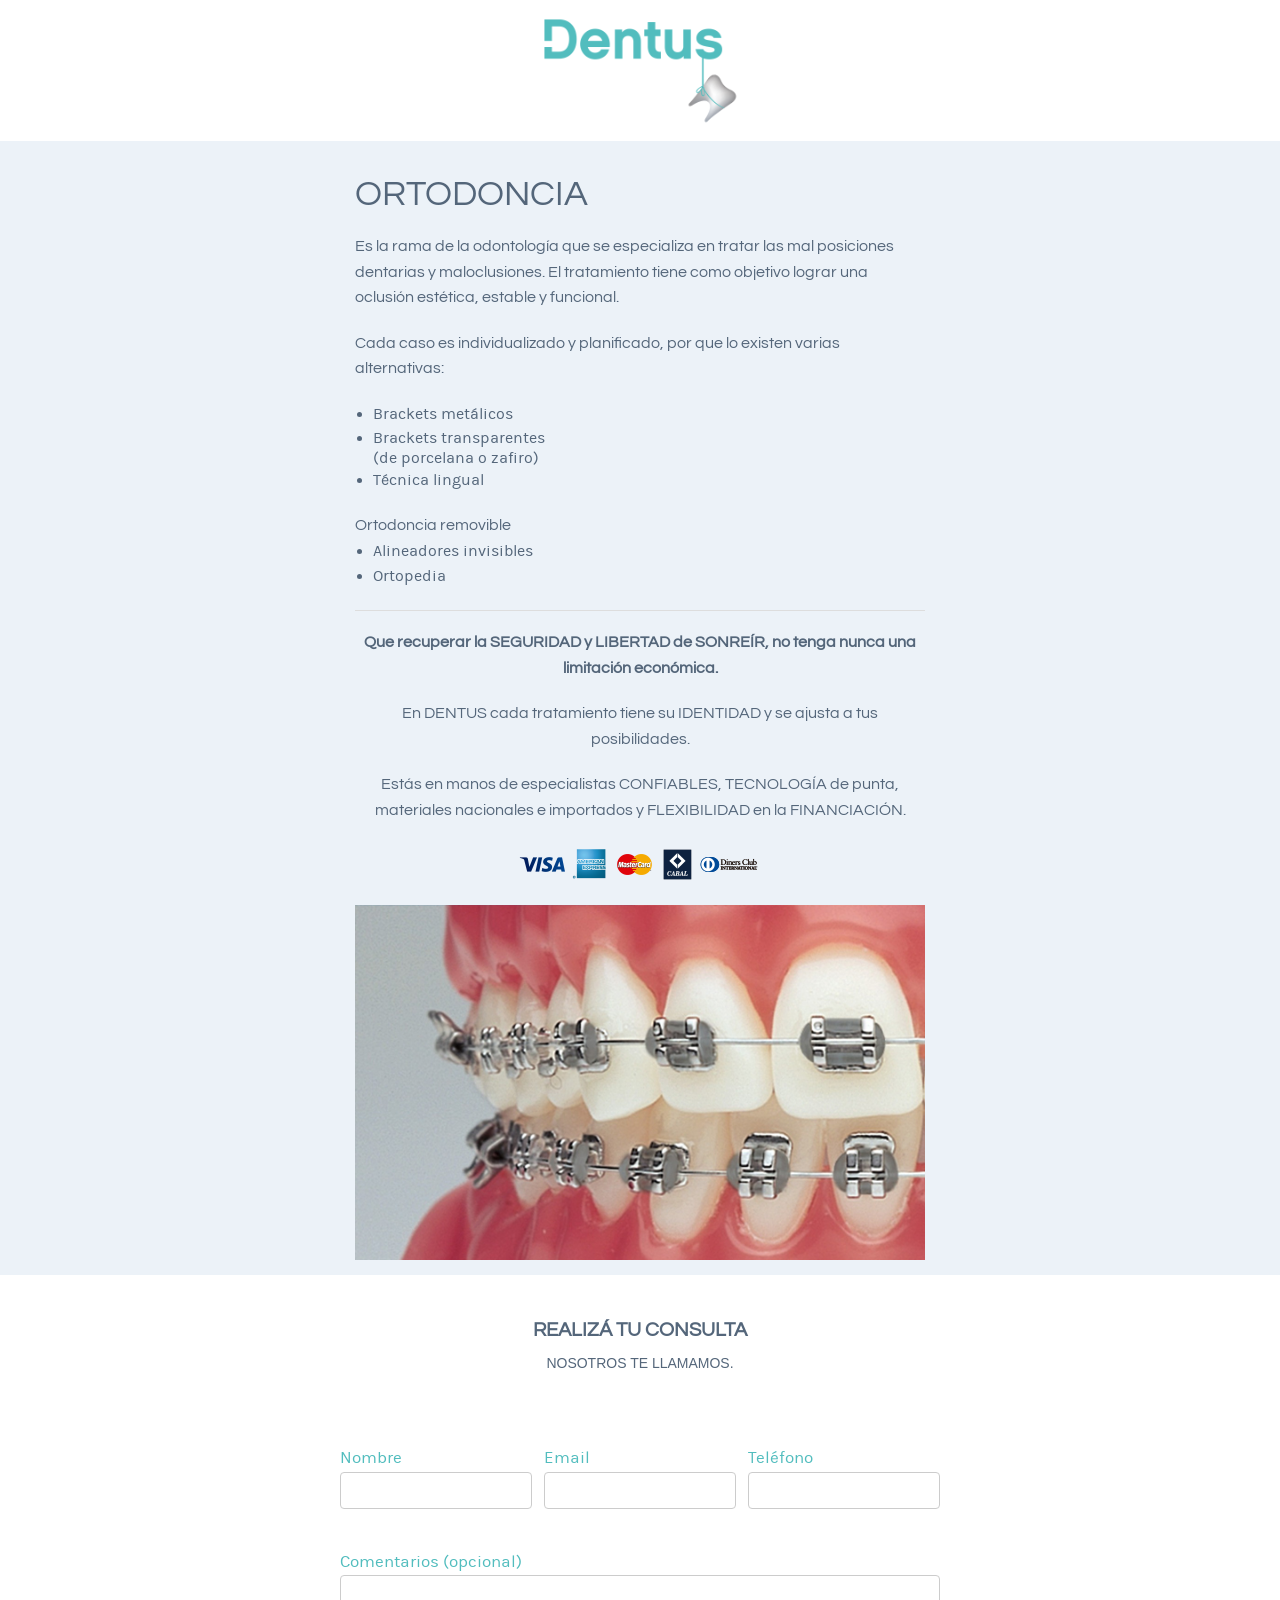
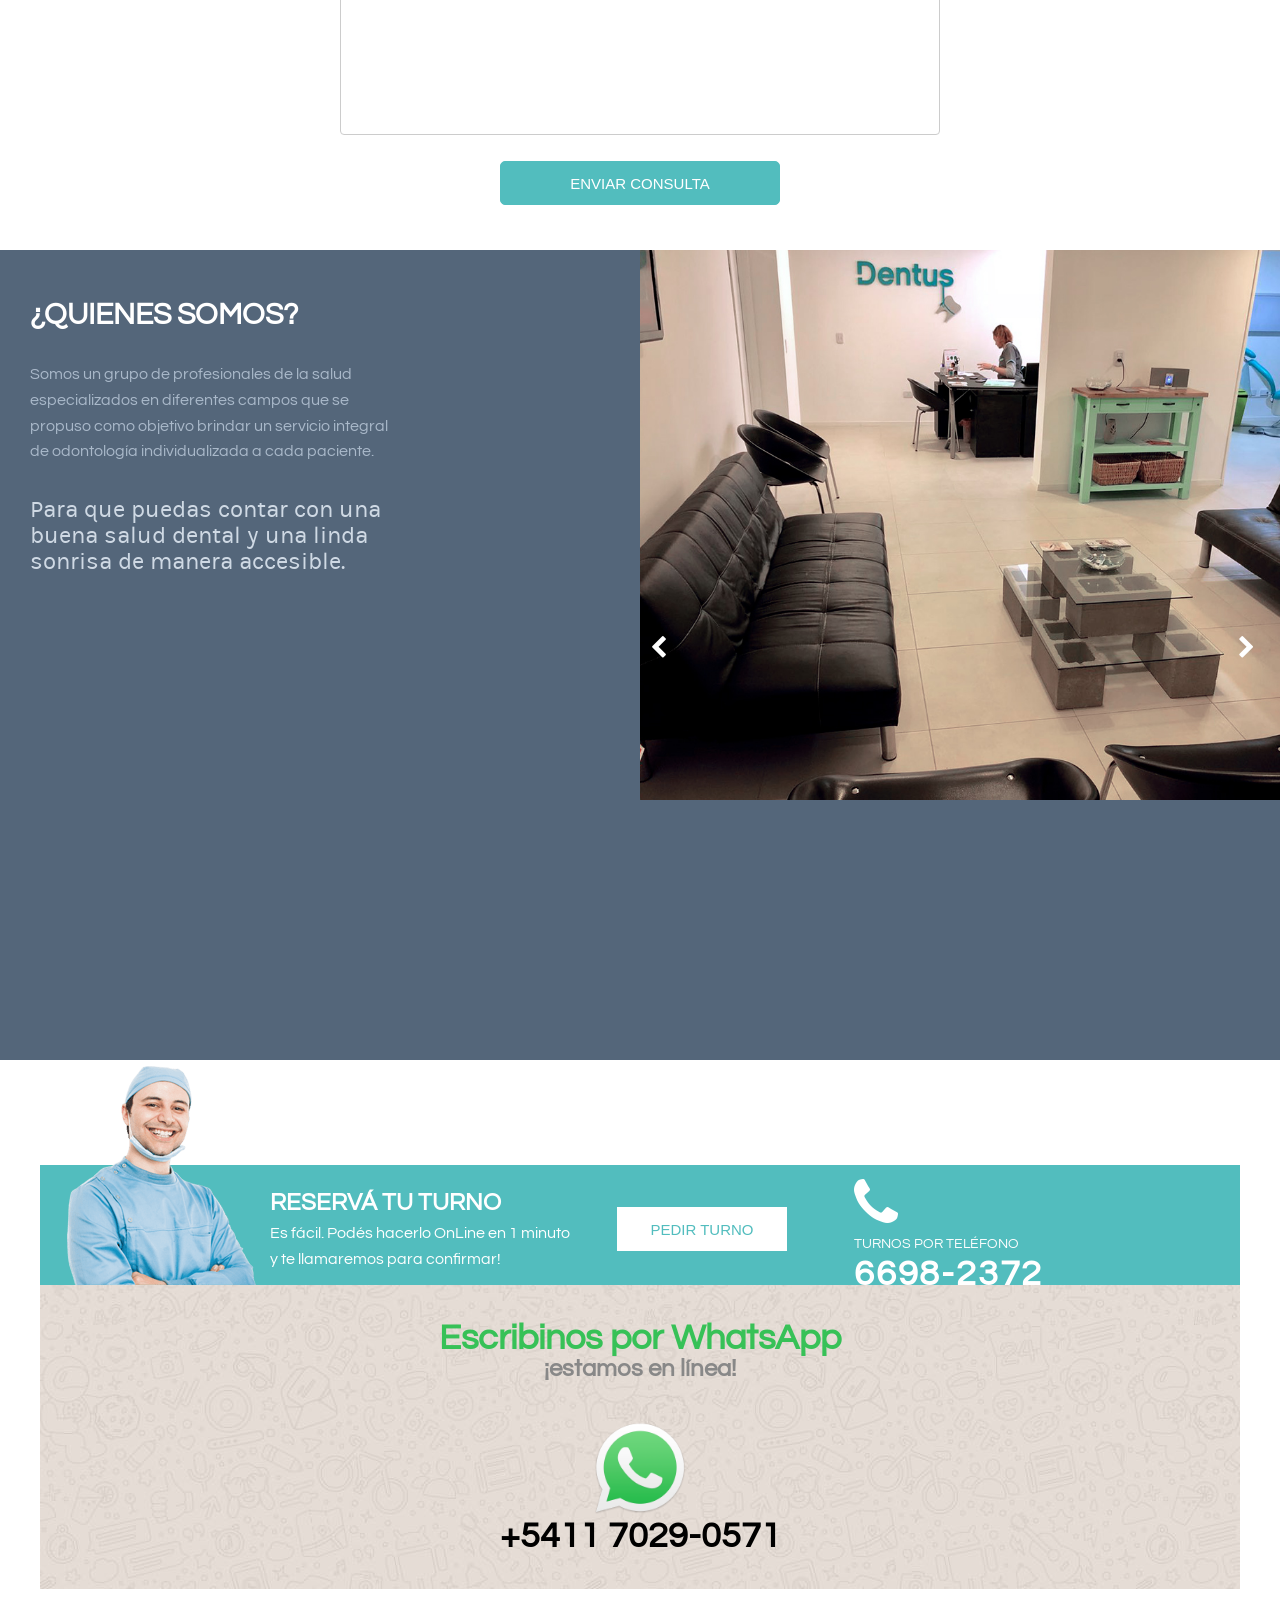
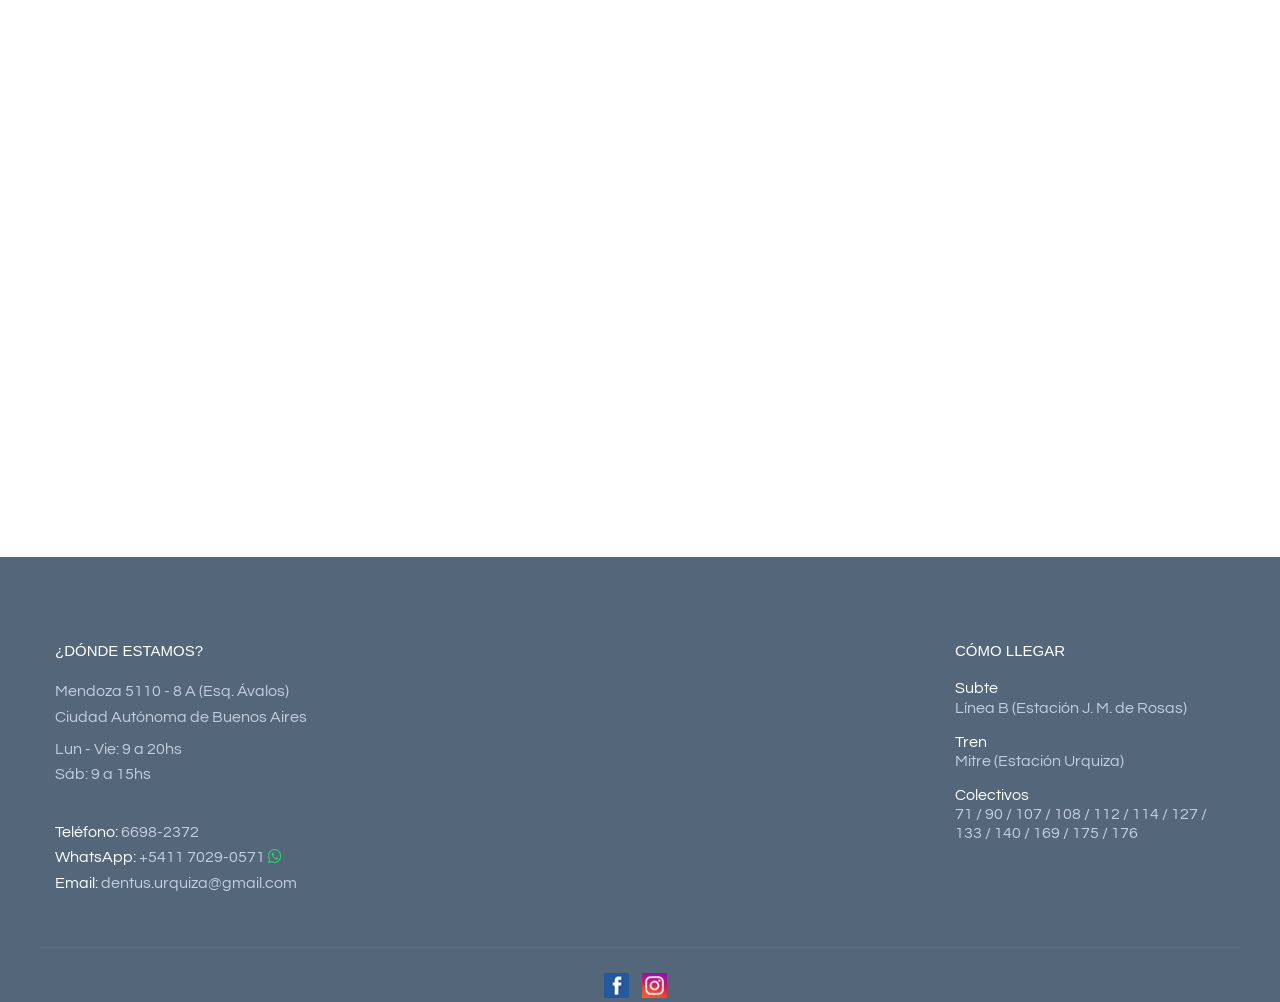
<file: test/uno/ortodoncia.html>
<!DOCTYPE html>
<html lang="es">
<head>
	<meta charset="utf-8" />
	<meta name="viewport" content="width=device-width, user-scalable=no, initial-scale=1.0, maximum-scale=1.0, minimum-scale=1.0" />
	<meta http-equiv="x-ua-compatible" content="IE=edge" >
	<title>Dentus - Centro de odontología en Villa Urquiza - Ortodoncia - Implantes - Blanqueamiento</title>
	
	<meta name="theme-color" content="#52BDBE">

	<meta name="description" content="Centro odontológico en Villa Urquiza. Ortodoncia. Implantes. Blanqueamiento. Prótesis. Estética Dental." />
	<meta name="keywords" content="urquiza,odontologo,odontologia,ortodoncia,implantes,blanqueamiento,dientes,dolor de muela,protesis,tratamiento,conducto,odontopediatria" />
	
	<meta property="og:title" content="Dentus - Centro de odontología en Villa Urquiza - Ortodoncia - Implantes - Blanqueamiento" />
	<meta property="og:description" content="Centro odontológico en Villa Urquiza. Ortodoncia. Implantes. Blanqueamiento. Prótesis. Estética Dental." />
	<meta property="og:image" content="http://dentus.com.ar/assets/images/og_image.jpg" />

	<link rel="shortcut icon" type="image/x-icon" href="assets/images/favicon.png" />
	<link href="https://fonts.googleapis.com/css?family=Questrial" rel="stylesheet">
	
	<link rel="stylesheet" href="style.css" />
	<style>
		.logo { margin: 0; display: block; }
		.logo img { position: relative; display: block; margin: 15px auto; width: 60%; max-width: 200px; }
		input[type='text'], input[type='tel'], input[type='email'], textarea { border-radius: 4px; }
		input[type='text']:hover, input[type='tel']:hover, input[type='email']:hover, textarea:hover { border-radius: 4px;  border-color: #52bdbe; box-shadow: 0px 0px 5px 0px rgba(70, 180, 181, 0.64); outline: none; background: none; }
		.form-col { margin-bottom: 15px!important; }
		.form-row label { color: #52bdbe; font-size: 17px; }
		.form-actions .button { border-radius: 5px; }

		.tab-body { padding: 15px 0; display: flex; align-items: center; }
		.service-description { margin-bottom: 0; padding: 20px 0 0px 0px; border-left: 0 }

		.phone .fa, .phone small { float: none; display: inline-block; }

		p.copyright { color: #a9a9a9; font-size: 12px; }
	</style>
</head>
<body>


<div class="wrapper">
	<header class="header" style="padding-bottom: 0; /*position: fixed; z-index: 400; width: 100%; background: #fff; box-shadow: 0px 5px 5px 0px rgba(0, 0, 0, 0.1);*/">
		

		<div class="row">
			<div class="columns large-12 medium-12 small-12">
				<a href="./" class="logo">
					<img src="assets/images/logo.png" width="762" height="78" alt="Dentus">
				</a>
			</div><!-- /.columns large-3 -->

			
			<!-- <div class="columns large-2 medium-4 mobile-hidden">
				<p class="phone">
					<i class="fa fa-phone" style="font-size: 2.2rem; padding-top: 7px;"></i>
					<small>LLamanos</small>
					<a href='tel: +5411 2061 8689'>6698-2372</a>					
				</p>
			</div> -->

		</div><!-- /.row -->
	</header><!-- /.header -->	
	
	



	<div class="main">

		<div class="tab-body current" id="implantes" style="background-color: #ecf2f8">
					<div class="row">
						<div class="columns large-6 medium-6" style="float:none; margin:auto">
							<div class="service-description">
								<h1><span>ORTODONCIA</span></h1>
								<p>Es la rama de la odontología que se especializa en tratar las mal posiciones dentarias y maloclusiones. El tratamiento tiene como objetivo lograr una oclusión estética, estable y funcional.</p>

								<p>Cada caso es individualizado y planificado, por que lo existen varias alternativas:</p>

								<p>
									</p><ul>
										<li>Brackets metálicos</li>
										<li style="line-height: 20px">Brackets transparentes <br>(de porcelana o zafiro)</li>
										<li>Técnica lingual</li>
									</ul>
								<p></p>

								<div>
									<p style="margin-bottom: 0">Ortodoncia removible</p>
									<ul>
										<li>Alineadores invisibles</li>
										<li>Ortopedia</li>
									</ul>
								</div>

								<hr>

								<p style="text-align: center;">
								 <b>Que recuperar la SEGURIDAD y LIBERTAD de SONREÍR, no tenga nunca una limitación económica. </b>
								</p>
								<p style="text-align: center;">En DENTUS cada tratamiento tiene su IDENTIDAD y se ajusta a tus posibilidades. </p>
								<p style="text-align: center;">Estás en manos de especialistas CONFIABLES, TECNOLOGÍA de punta, materiales nacionales e importados y FLEXIBILIDAD en la FINANCIACIÓN.</p>
								<p style="text-align: center;">
									<!-- <strong>30% OFF Y CUOTAS</strong> -->
									<img src="assets/images/logos-tarjetas.png" alt="">
								</p>
							</div><!-- /.service-description -->
						</div><!-- /.columns large-4 -->

						<div class="columns large-6 medium-12 small-12"  style="float:none; margin:auto">
							<img src="assets/images/temp/ortodoncia_slide1.jpg" alt="">
						</div><!-- /.column -->

					</div><!-- /.row -->



				</div><!-- /.tab-body -->


		<!-- Book appointment -->
		<section class="section section-book-appointment" id="turno" style="padding: 45px 10px">

			<div class="section-body">

				<div class="form-appointment">
					<form>
						<header class="form-head row">
							

							<div class="columns large-12 medium-12">
								<!-- <h2 style="font-size: 20px">TURNOS Y CONSULTAS ONLINE</h2>
								<h6>Es fácil y rápido. Pedinos un turno OnLine o realizanos tu consulta y nosotros te llamamos!</h6> -->
								<h2 style="font-size: 20px">REALIZÁ TU CONSULTA</h2>
								<h6>Nosotros te llamamos.</h6>
							</div><!-- /.columns large-6 -->

							
						</header><!-- /.form-head -->

						<div class="form-body" style="max-width:600px; margin:auto">
							<div class="row">
								<div class="form-row">
									<div class="form-cols clearfix">
										<div class="form-col form-col-1of4">
											<div class="form-controls">
												<label for="nombre">Nombre</label>
												<input type="text" class="field" name="nombre" id="field-fname" value="" />
											</div><!-- /.form-controls -->
										</div><!-- /.form-col form-col-1of4 -->

										
										<div class="form-col form-col-1of4">
											<div class="form-controls">
												<label for="nombre">Email</label>
												<input type="email" class="field" name="email" id="field-email" value="" />
											</div><!-- /.form-controls -->
										</div><!-- /.form-col form-col-1of4 -->
										
										<div class="form-col form-col-1of4">
											<div class="form-controls">
												<label for="nombre">Teléfono</label>
												<input type="tel" class="field" name="telefono" id="field-tel" value="" />
											</div><!-- /.form-controls -->
										</div><!-- /.form-col form-col-1of4 -->
									</div>
								</div>

								
								<div class="form-row">
									<div class="form-controls">
										<label for="nombre">Comentarios (opcional)</label>
										<textarea class="textarea" name="mensaje" id="mensaje"></textarea>
									</div>
								</div>
								
								<div class="form-actions">
									<input type="hidden" name="action" value="contacto_landing">
									<input type="hidden" name="especialidad" value="Ortodoncia">
									<input type="hidden" name="origen" value="landing">
									<input type="submit" value="ENVIAR CONSULTA" class="button btn-light-blue btn-small" />
								</div><!-- /.form-actions -->
							</div><!-- /.row -->
						</div><!-- /.form-body -->
					</form>
				</div><!-- /.form-appoitment -->
			</div><!-- /.section-body -->
		</section><!-- /.section-book-appointment -->

		<!-- Section Information -->
		<section class="section section-information" id="quienes-somos">
			<div class="row" style="max-width:100%">
			

				<div class="columns large-6 medium-12 grey">
					<section class="section-about-us fullsize-image-container" style="padding: 50px 15px">
						<!-- <h6>DENTUS</h6> -->
						
						<h2>¿QUIENES SOMOS?</h2>
						
						<p>Somos un grupo de profesionales de la salud especializados en diferentes campos que se propuso como objetivo brindar un servicio integral de odontología individualizada a cada paciente.</p>
						
						<h3 style="margin-bottom: 0">Para que puedas contar con una buena salud dental y una linda sonrisa de manera accesible.</h3>
						
						
						<!-- <a href="#especialidades" class="button btn-light-blue btn-small">ESPECIALIDADES</a> -->
						
					</section><!-- /.section-about-us -->
				</div><!-- /.columns large-6 -->


				<div class="columns large-6 medium-12 blue" style="padding:0">

					<div class="slider-fotos">
						<div class="slides">
							<div style="background-image:url('assets/images/fotos/foto01.jpg');"></div>
							<div style="background-image:url('assets/images/fotos/foto02.jpg');"></div>
							<div style="background-image:url('assets/images/fotos/foto03.jpg');"></div>
							<div style="background-image:url('assets/images/fotos/foto04.jpg');"></div>
							<div style="background-image:url('assets/images/fotos/foto05.jpg');"></div>
							<div style="background-image:url('assets/images/fotos/foto06.jpg');"></div>
						</div>
					</div>

					<style>
						.slider-fotos .slides div { 
							display:block;
							width: 100%;
							height:550px;
							background-size: cover;
							background-position: center;
						}

						.slider-fotos .bx-wrapper .bx-controls .bx-prev, .slider-fotos .bx-wrapper .bx-controls .bx-next {
							color: #fff!important;
						}
					</style>

				
				</div><!-- /.columns large-6 -->


			</div><!-- /.row -->
		</section><!-- /.section-information -->


		
		<!-- Services -->
		<section class="section section-services" id="especialidades">
			

			<!-- <header class="section-head">
				<h2>ESPECIALIDADES</h2>
			</header> -->


			<!-- Advertising -->
			<div class="row">
				<div class="ad">
					<div class="ad-image mobile-hidden">
						<img src="assets/images/temp/ad.png" width="189" height="219" alt="" />
					</div><!-- /.ad-image -->

					<header class="ad-head">
						<h3>RESERVÁ TU TURNO</h3>
						<p>Es fácil. Podés hacerlo OnLine en 1 minuto <br>y te llamaremos para confirmar!</p>
					</header><!-- /.ad-head -->

					<div class="ad-actions">
						<a href="#turno" class="button btn-white btn-small">PEDIR TURNO</a>
					</div><!-- /.ad-actions -->

					<div class="ad-contacts">
						<p class="phone">
							<i class="fa fa-phone" style="font-size: 3.5rem; padding-top: 8px;"></i>
							<br>
							<small>TURNOS POR TELÉFONO</small>
							<a href="tel: +5411 6698-2372">6698-2372</a>
						</p><!-- /.phone -->
					</div><!-- /.ad-contacts -->
				</div><!-- /.ad -->
			</div><!-- /.row -->




			<div class="row">
				<a href="whatsapp://send?text=Hola Dentus!&phone=+549117029-0571" title="Escribinos por Whatsapp" onclick="ga('send', 'event', 'Consulta WhatsApp', 'Click', 'destacado');">
					<div style="position: relative; z-index: 50; padding: 35px; background-color: #e5dcd5;text-align: center; color:#2cbda5; background-image:url(assets/images/whatsapp-chat-background.jpg)">
						

						<h1 style="color: #37c157" class="desktop-hidden">Hacé click acá para mandarnos un WhatsApp</h1>
						<h1 style="color: #37c157" class="mobile-hidden">Escribinos por WhatsApp</h1>
						<h3 style="color: #888888">¡estamos en línea!</h3>
						
						<br class="mobile-hidden">
						<img src="assets/images/whatsapp-logo.png" style="max-width: 100px;margin-top: 10px;" alt="">
						<h1 style="color: #000000" class="mobile-hidden">+5411 7029-0571</h1>

					</div><!-- /.ad -->
				</a>
			</div><!-- /.row -->


		</section><!-- /.section-services -->

		


	</div><!-- /.main -->

	<div class="footer" id="contacto">
		<div class="row">
			<div class="columns large-3 medium-12 contacts">
				<h5 style="margin-bottom:18px;">¿Dónde estamos?</h5>
				<p style="margin-bottom:6px">Mendoza 5110 - 8 A (Esq. Ávalos)<br /> Ciudad Autónoma de Buenos Aires</p>
				<p style="margin-bottom:6px">Lun - Vie: 9 a 20hs <br> Sáb: 9 a 15hs </p>
				<br>
				<ul>
					<li>
						<p>
							<span>Teléfono: </span>
							<span>6698-2372</span>
						</p>
					</li>

					<li>
						<p>
							<span>WhatsApp: </span>
							<span>+5411 7029-0571 <a href="whatsapp://send?text=Hola Dentus!&phone=+549117029-0571" title="Escribinos por Whatsapp"><i style="color:#26d367" class="fa fa-whatsapp"></i></a></span>
						</p>
					</li>
					
					<li>
						<p>
							<span>Email:</span>
							<span>dentus.urquiza@gmail.com</span>
						</p>
					</li>
				</ul>
			</div><!-- /.columns large-3 -->
			
			
			<div class="columns large-6 medium-12 contacts">
				<iframe src="https://www.google.com/maps/embed?pb=!1m18!1m12!1m3!1d3285.054063270739!2d-58.486385385168234!3d-34.577498563617496!2m3!1f0!2f0!3f0!3m2!1i1024!2i768!4f13.1!3m3!1m2!1s0x95bcb6680d259c7f%3A0x73dabc0f068076ba!2sMendoza+5110%2C+Buenos+Aires!5e0!3m2!1sen!2sar!4v1533991157676" width="800" height="220" frameborder="0" style="border:0; width: 100%;" allowfullscreen></iframe>
				
			</div><!-- /.columns large-3 -->

			<div class="columns large-3 medium-12 contacts">
				<h5 style="margin-bottom:18px;">Cómo llegar</h5>
				<ul>
					<li>
						<p style="line-height: 1.2; margin-bottom: 15px;">
							<span>Subte</span><br>
							<span>Línea B (Estación J. M. de Rosas)</span>
						</p>
					</li>
					
					<li>
						<p style="line-height: 1.2; margin-bottom: 15px;">
							<span>Tren</span><br>
							<span>Mitre (Estación Urquiza)</span>
						</p>
					</li>

					<li>
						<p style="line-height: 1.2; margin-bottom: 15px;">
							<span>Colectivos</span><br>
							<span>71 / 90 / 107 / 108 / 112 / 114 / 127 / 133 / 140 / 169 / 175 / 176</span>
						</p>
					</li>
				</ul>
			</div><!-- /.columns large-3 -->
		</div><!-- /.row -->

		<div class="row" style="text-align: center">
			<p class="copyright">
			<a href="http://www.facebook.com/dentus.urquiza" target="_blank" title="Seguinos en Facebook" style="padding:5px; display: inline-block;"><img width="25" height="25" src="assets/images/facebook_social.jpg"></a>

            <a href="http://www.instagram.com/dentus.urquiza" target="_blank" title="Seguinos en Instagram" style="padding:5px; display: inline-block;"><img width="25" height="25" src="assets/images/inst_social.jpg"></a>

			<a href="whatsapp://send?text=Hola Dentus!&phone=+549117029-0571" target="_blank" title="Escribinos por Whatsapp" style="padding-left:5px; padding-right:5px"><img width="25" height="25" src="assets/images/icon_whatsapp.jpg" class="desktop-hidden"></a>
			<br>
			
				Copyright 2017. Todos los derechos reservados.</p><!-- /.copyright -->
		</div><!-- /.row -->
	</div><!-- /.footer -->	
</div><!-- /.wrapper -->
<script src="assets/javascripts/vendor.js"></script>
<script src="assets/javascripts/jquery.stellar.min.js"></script>

<script src="assets/javascripts/sweetalert.min.js"></script> 
<link rel="stylesheet" type="text/css" href="assets/javascripts/sweetalert.css">

<script type="text/javascript" src="assets/javascripts/jquery.scrollTo.js"></script>
<script type="text/javascript" src="assets/javascripts/jquery.localScroll.js"></script>
<script type="text/javascript" src="assets/javascripts/jquery.form.js"></script>

<script>
		
	$(document).ready(function() {

		var $win = $(window);
		var $doc = $(document);

		var sliderFotos = $('.slider-fotos .slides').bxSlider({
			auto: true,
			pager: false,
			autoControls: false,
			autoHover: true
		});

		$.localScroll({
			target: 'body', // could be a selector or a jQuery object too.
			queue:true,
			duration:1000,
			hash:true,
			// offset: {top: -60},
			onBefore:function( e, anchor, $target ){
				// The 'this' is the settings object, can be modified
			},
			onAfter:function( anchor, settings ){
				// The 'this' contains the scrolled element (#content)
			}
		});




		$(window).scroll(function () {
	        if ($(this).scrollTop() > 1000 ) {
	            $('.scrollup').fadeIn();
	        } else {
	            $('.scrollup').fadeOut();
	        }
	    });
	});

	$("form").on("submit", function(e){

        e.preventDefault();
        var f = e.target;
        var a = f.action.value;
        if(!f.nombre.value || f.nombre.value=='Nombre' || !f.email.value || !f.telefono.value || f.telefono.value=='Telefono') { alertErrorCampos(); return false; }
        if(!/^\w+([\.-]?\w+)*@\w+([\.-]?\w+)*(\.\w{2,4})+$/.test(f.email.value)) { alertErrorEmail(); return false; } 
        

        function alertErrorCampos() {
            swal({title:"Faltan datos", text:"Por favor, completá todos los campos del formulario para que podamos brindarte una mejor atención...", type:"warning", confirmButtonColor: "#52BDBE"});
        }

        function alertErrorCV() {
            swal({title:"Faltan datos", text:"¡No olvides adjuntar tu CV! \n\nPuede ser un archivo word, un pdf o una imagen...", type:"warning", confirmButtonColor: "#52BDBE"});
        }

        function alertErrorEmail() {
            swal({title:"Email inválido", text:"Por favor, revisá la dirección de email que escribiste, parece no ser válida...", type:"warning", confirmButtonColor: "#52BDBE"});
        }



        $(f).ajaxSubmit({ url:'php/process.php', type:'post', data:{}, beforeSubmit:function() { lockSubmit(true, "Enviando..."); $("#status").stop(true, true).hide().html("<img src='img/ajax-loader.gif'>").fadeIn(); }, 
        success:function(response, status) { lockSubmit(false, "Enviar"); $("#status").stop(true, true).hide();
            switch(response) {
                case "ok": 
                        f.reset();
                        ejecutarPixels();
                        swal({title:"Mensaje enviado", text:"Hemos recibido tu solicitud. \nNos pondremos en contacto con vos a la brevedad.\n\nDentus.", type:"success", confirmButtonColor: "#52BDBE"});
                    break;
                
                case "error":
                default: 
                    swal({title:"Ha ocurrido un error", text:"Por favor, intentá enviar nuevamente...", type:"error", confirmButtonColor: "#52BDBE"});
                break;
            }}
        });


        function lockSubmit(bool, txt) { 
	        if(bool) $("input[type=submit]").attr("disabled", true).val(txt).css("cursor", "default").fadeTo('fast', 0.2);
	        else $("input[type=submit]").attr("disabled", false).val(txt).css("cursor", "pointer").fadeTo('fast', 1);
	    }


    });


    function ejecutarPixels() {

		var google_conversion_id = 878948772;
		var google_conversion_language = "en";
		var google_conversion_format = "3";
		var google_conversion_color = "ffffff";
		var google_conversion_label = "U4UNCO3U33MQpOOOowM";
		var google_remarketing_only = false;

		// Google Conversion
		$.getScript('//www.googleadservices.com/pagead/conversion.js');
		var image = new Image(1, 1); 
			image.src = "//www.googleadservices.com/pagead/conversion/878948772/?label=U4UNCO3U33MQpOOOowM&amp;guid=ON&amp;script=0";


		ga('send', 'event', 'Consulta online', 'Enviar', 'Ortodoncia');


		//Facebook Pixel Code
		/*fbq('init', '120144581902316'); 
		fbq('track', 'PageView');

		fbq('track', 'CompleteRegistration');

		var image2 = new Image(1, 1); 
		image2.src = "https://www.facebook.com/tr?id=120144581902316&ev=PageView&noscript=1";*/
	}
</script>


<script>
  (function(i,s,o,g,r,a,m){i['GoogleAnalyticsObject']=r;i[r]=i[r]||function(){
  (i[r].q=i[r].q||[]).push(arguments)},i[r].l=1*new Date();a=s.createElement(o),
  m=s.getElementsByTagName(o)[0];a.async=1;a.src=g;m.parentNode.insertBefore(a,m)
  })(window,document,'script','https://www.google-analytics.com/analytics.js','ga');

  ga('create', 'UA-79593141-1', 'auto');
  ga('send', 'pageview');

</script>

</body>
</html>
</file>
<file: assets/css/style.css>
/*--------------------------------------------------------------
# General
--------------------------------------------------------------*/
body {
  font-family: "Questrial", sans-serif!important;
  color: #444444;
}

a {
  color: #52BDBE;
  text-decoration: none;
}

a:hover {
  color: #65c9cd;
  text-decoration: none;
}


.wp-float{
	position:fixed;
	width:60px;
	height:60px;
	bottom:40px;
	right:40px;
	background-color:#25d366;
	color:#FFF;
	border-radius:50px;
	text-align:center;
  font-size:30px;
	box-shadow: 2px 2px 3px #999;
  z-index:100;
}
.wp-float i { margin-top:16px; }
.wp-float:hover { color: #000000!important; }
.ig-float { position: fixed; z-index: 100; right: 40px; bottom: 112px; display: grid; width: 52px; height: 52px; place-items: center; border-radius: 50%; background: linear-gradient(145deg, #7d3ac8, #df3b72 55%, #f4a431); box-shadow: 2px 2px 8px rgba(50, 31, 68, .28); color: #fff; font-size: 29px; transition: transform .2s ease; }
.ig-float:hover { color: #fff; transform: translateY(-3px); }

h1,
h2,
h3,
h4,
h5,
h6 {
  font-family: "Questrial", sans-serif!important;
}

/*--------------------------------------------------------------
# Preloader
--------------------------------------------------------------*/
#preloader {
  position: fixed;
  top: 0;
  left: 0;
  right: 0;
  bottom: 0;
  z-index: 9999;
  overflow: hidden;
  background: #fff;
}

#preloader:before {
  content: "";
  position: fixed;
  top: calc(50% - 30px);
  left: calc(50% - 30px);
  border: 6px solid #52BDBE;
  border-top-color: #ecf8f9;
  border-radius: 50%;
  width: 60px;
  height: 60px;
  animation: animate-preloader 1s linear infinite;
}

@keyframes animate-preloader {
  0% {
    transform: rotate(0deg);
  }

  100% {
    transform: rotate(360deg);
  }
}

/*--------------------------------------------------------------
# Back to top button
--------------------------------------------------------------*/
.back-to-top {
  position: fixed;
  visibility: hidden;
  opacity: 0;
  right: 15px;
  bottom: 15px;
  z-index: 996;
  background: #52BDBE;
  width: 40px;
  height: 40px;
  border-radius: 4px;
  transition: all 0.4s;
}

.back-to-top i {
  font-size: 28px;
  color: #fff;
  line-height: 0;
}

.back-to-top:hover {
  background: #5ec6ca;
  color: #fff;
}

.back-to-top.active {
  visibility: visible;
  opacity: 1;
}

/*--------------------------------------------------------------
# Disable aos animation delay on mobile devices
--------------------------------------------------------------*/
@media screen and (max-width: 768px) {
  [data-aos-delay] {
    transition-delay: 0 !important;
  }
}

/*--------------------------------------------------------------
# Top Bar
--------------------------------------------------------------*/
#topbar {
  background: linear-gradient(to right, #69caab 0%, #69caab 33%, #188bc8 33%, #188bc8 66%, #5fc7c9 66%, #5fc7c9 100%);
  height: 8px;
  color: #fff;
  font-size: 16px;
  font-weight: 600;
  z-index: 996;
  transition: all 0.5s;
}

#topbar.topbar-scrolled {
  top: -40px;
}

#topbar i {
  padding-right: 6px;
  line-height: 0;
}

/*--------------------------------------------------------------
# Header
--------------------------------------------------------------*/
#header {
  background: #fff;
  transition: all 0.5s;
  z-index: 997;
  padding: 20px 0;
  top: 8px;
  box-shadow: 0px 2px 15px rgba(0, 0, 0, 0.1);
}

@media (max-width: 992px) {
  #header {
    padding: 15px 0;
  }
}

#header.header-scrolled {
  top: 0;
}

#header .logo {
  font-size: 28px;
  margin: 0;
  padding: 0;
  line-height: 1;
  font-weight: 600;
  letter-spacing: 0.5px;
  text-transform: uppercase;
}

#header .logo a {
  color: #555555;
}

#header .logo img {
  max-height: 80px;
    position: absolute;
    top: 18px;
}

body.landing { padding-top: 50px; }
body.landing #header { height: 75px; }

/**
* Appointment Button
*/
.appointment-btn {
  margin-left: 25px;
  background: #52BDBE;
  color: #fff;
  border-radius: 4px;
  padding: 8px 25px;
  white-space: nowrap;
  transition: 0.3s;
  font-size: 14px;
  display: inline-block;
}

.appointment-btn:hover {
  background: #65c9cd;
  color: #fff;
}

@media (max-width: 768px) {
  .appointment-btn {
    margin: 0 15px 0 0;
    padding: 6px 15px;
  }
}

/*--------------------------------------------------------------
# Navigation Menu
--------------------------------------------------------------*/
/**
* Desktop Navigation 
*/
.navbar {
  padding: 0;
}

.navbar ul {
  margin: 0;
  padding: 0;
  display: flex;
  list-style: none;
  align-items: center;
}

.navbar li {
  position: relative;
}

.navbar a,
.navbar a:focus {
  display: flex;
  align-items: center;
  justify-content: space-between;
  padding: 10px 0 10px 30px;
  font-family: "Roboto", sans-serif;
  font-size: 13px;
  color: #626262;
  white-space: nowrap;
  transition: 0.3s;
  text-transform: uppercase;
  font-weight: 500;
}

.navbar a i,
.navbar a:focus i {
  font-size: 12px;
  line-height: 0;
  margin-left: 5px;
}

.navbar a:hover,
.navbar .active,
.navbar .active:focus,
.navbar li:hover>a {
  color: #52BDBE;
}

.navbar .dropdown ul {
  display: block;
  position: absolute;
  left: 14px;
  top: calc(100% + 30px);
  margin: 0;
  padding: 10px 0;
  z-index: 99;
  opacity: 0;
  visibility: hidden;
  background: #fff;
  box-shadow: 0px 0px 30px rgba(127, 137, 161, 0.25);
  transition: 0.3s;
  border-radius: 4px;
}

.navbar .dropdown ul li {
  min-width: 200px;
}

.navbar .dropdown ul a {
  padding: 10px 20px;
  text-transform: none;
}

.navbar .dropdown ul a i {
  font-size: 12px;
}

.navbar .dropdown ul a:hover,
.navbar .dropdown ul .active:hover,
.navbar .dropdown ul li:hover>a {
  color: #52BDBE;
}

.navbar .dropdown:hover>ul {
  opacity: 1;
  top: 100%;
  visibility: visible;
}

.navbar .dropdown .dropdown ul {
  top: 0;
  left: calc(100% - 30px);
  visibility: hidden;
}

.navbar .dropdown .dropdown:hover>ul {
  opacity: 1;
  top: 0;
  left: 100%;
  visibility: visible;
}

@media (max-width: 1366px) {
  .navbar .dropdown .dropdown ul {
    left: -90%;
  }

  .navbar .dropdown .dropdown:hover>ul {
    left: -100%;
  }
}

/**
* Mobile Navigation 
*/
.mobile-nav-toggle {
  color: #555555;
  font-size: 28px;
  cursor: pointer;
  display: none;
  line-height: 0;
  transition: 0.5s;
}

.mobile-nav-toggle.bi-x {
  color: #fff;
}

@media (max-width: 991px) {
  .mobile-nav-toggle {
    display: block;
  }

  .navbar ul {
    display: none;
  }
}

.navbar-mobile {
  position: fixed;
  overflow: hidden;
  top: 0;
  right: 0;
  left: 0;
  bottom: 0;
  background: rgba(60, 60, 60, 0.9);
  transition: 0.3s;
  z-index: 999;
}

.navbar-mobile .mobile-nav-toggle {
  position: absolute;
  top: 15px;
  right: 15px;
}

.navbar-mobile ul {
  display: block;
  position: absolute;
  top: 55px;
  right: 15px;
  bottom: 15px;
  left: 15px;
  padding: 10px 0;
  border-radius: 8px;
  background-color: #fff;
  overflow-y: auto;
  transition: 0.3s;
}

.navbar-mobile a,
.navbar-mobile a:focus {
  padding: 10px 20px;
  font-size: 15px;
  color: #555555;
}

.navbar-mobile a:hover,
.navbar-mobile .active,
.navbar-mobile li:hover>a {
  color: #52BDBE;
}

.navbar-mobile .dropdown ul {
  position: static;
  display: none;
  margin: 10px 20px;
  padding: 10px 0;
  z-index: 99;
  opacity: 1;
  visibility: visible;
  background: #fff;
  box-shadow: 0px 0px 30px rgba(127, 137, 161, 0.25);
}

.navbar-mobile .dropdown ul li {
  min-width: 200px;
}

.navbar-mobile .dropdown ul a {
  padding: 10px 20px;
}

.navbar-mobile .dropdown ul a i {
  font-size: 12px;
}

.navbar-mobile .dropdown ul a:hover,
.navbar-mobile .dropdown ul .active:hover,
.navbar-mobile .dropdown ul li:hover>a {
  color: #52BDBE;
}

.navbar-mobile .dropdown>.dropdown-active {
  display: block;
}

/*--------------------------------------------------------------
# Hero Section
--------------------------------------------------------------*/
#hero {
  width: 100%;
  height: 100vh;
  background-color: rgba(60, 60, 60, 0.8);
  overflow: hidden;
  position: relative;

  height: 800px;
}

#hero .carousel,
#hero .carousel-inner,
#hero .carousel-item,
#hero .carousel-item::before {
  position: absolute;
  top: 0;
  right: 0;
  left: 0;
  bottom: 0;
}

#hero .carousel-item {
  background-size: cover;
  background-position: center;
  background-repeat: no-repeat;
  display: flex;
  justify-content: center;
  align-items: flex-end;
}

#hero .container {
  color:#fff;
  background: rgba(2, 184, 191, 0.8);
  padding: 30px 40px;
  border-top: 4px solid #fff;
  width: 40%;
  max-width: 450px;
  position: absolute;
  top: 200px;
}
#hero .container.left {
  left: 140px;
}

#hero .container.right {
  right: 140px;
}

@media (max-width: 1200px) {
  #hero .container {
    margin-left: 50px;
    margin-right: 50px;
  }
}


@media (max-width: 991px) {
  #hero {  
    height: 650px!important;
  }

  #hero .container {
    
    padding: 30px 40px;
    border-top: none;
    width: 90%;
    position: absolute;
    top: 0px;
  }

  #hero .container.left, #hero .container.right {
    left: initial;
    right: initial;
  }
}

#hero h2 {
  color:#fff;
  margin-bottom: 20px;
  font-size: 36px;
  font-weight: 700;
  text-transform: uppercase;
}

#hero p {
  margin: 0 auto 30px auto;
  color:#fff;
}

#hero small {
  color: #555555;
  font-size: 1.1em;
}

#hero .carousel-inner .carousel-item {
  transition-property: opacity;
  background-position: center;
}

#hero .carousel-inner .carousel-item,
#hero .carousel-inner .active.carousel-item-start,
#hero .carousel-inner .active.carousel-item-end {
  opacity: 0;
}

#hero .carousel-inner .active,
#hero .carousel-inner .carousel-item-next.carousel-item-start,
#hero .carousel-inner .carousel-item-prev.carousel-item-end {
  opacity: 1;
  transition: 0.5s;
}

#hero .carousel-inner .carousel-item-next,
#hero .carousel-inner .carousel-item-prev,
#hero .carousel-inner .active.carousel-item-start,
#hero .carousel-inner .active.carousel-item-end {
  left: 0;
  transform: translate3d(0, 0, 0);
}

#hero .carousel-control-next-icon,
#hero .carousel-control-prev-icon {
  background: none;
  font-size: 30px;
  line-height: 0;
  width: auto;
  height: auto;
  background: rgba(63, 187, 192, 0.8);
  border-radius: 50px;
  transition: 0.3s;
  color: rgba(255, 255, 255, 0.5);
  width: 54px;
  height: 54px;
  display: flex;
  align-items: center;
  justify-content: center;
}

#hero .carousel-control-next-icon:hover,
#hero .carousel-control-prev-icon:hover {
  background: #52BDBE;
  color: rgba(255, 255, 255, 0.8);
}

#hero .carousel-indicators li {
  list-style-type: none;
  cursor: pointer;
  background: #fff;
  overflow: hidden;
  border: 0;
  width: 12px;
  height: 12px;
  border-radius: 50px;
  opacity: 0.6;
  transition: 0.3s;
}

#hero .carousel-indicators li.active {
  opacity: 1;
  background: #52BDBE;
}

#hero .btn-get-started {
  font-family: "Roboto", sans-serif;
  font-weight: 500;
  font-size: 14px;
  letter-spacing: 1px;
  display: inline-block;
  padding: 14px 32px;
  border-radius: 4px;
  transition: 0.5s;
  line-height: 1;
  color: #fff;
  background: #52BDBE;
}

#hero .btn-get-started:hover {
  background: #65c9cd;
}

@media (max-width: 992px) {
  #hero {
    height: 100vh;
  }

  #hero .container {
    margin-top: 100px;
  }
}

@media (max-width: 768px) {
  #hero h2 {
    font-size: 28px;
  }
}

@media (min-width: 1024px) {

  #hero .carousel-control-prev,
  #hero .carousel-control-next {
    width: 5%;
  }
}

@media (max-height: 500px) {
  #hero {
    height: 160vh;
  }
}

/*--------------------------------------------------------------
# Sections General
--------------------------------------------------------------*/
section {
  padding: 60px 0;
  overflow: hidden;
}

.section-bg {
  background-color: #f7fcfc;
}

.section-title {
  text-align: center;
  padding-bottom: 30px;
}

.section-title h2 {
  font-size: 32px;
  font-weight: bold;
  text-transform: uppercase;
  margin-bottom: 20px;
  padding-bottom: 20px;
  position: relative;
}

.section-title h2::after {
  content: "";
  position: absolute;
  display: block;
  width: 50px;
  height: 3px;
  background: #52BDBE;
  bottom: 0;
  left: calc(50% - 25px);
}

.section-title p {
  margin-bottom: 0;
}

/*--------------------------------------------------------------
# Dentus refresh
--------------------------------------------------------------*/
.dentus-refresh {
  background: #fbfdfd;
  color: #243737;
}

.dentus-refresh #header {
  top: 0;
  padding: 15px 0;
  border-bottom: 1px solid rgba(32, 78, 78, 0.08);
  box-shadow: 0 10px 28px rgba(21, 67, 67, 0.07);
}

.dentus-refresh #header .logo img {
  max-height: 58px;
  position: static;
}

.dentus-refresh .navbar a,
.dentus-refresh .navbar a:focus {
  padding-left: 24px;
  color: #385656;
  font-size: 12px;
  font-weight: 700;
  letter-spacing: 0.06em;
}
.dentus-refresh .dentusito-button { display: inline-flex; align-items: center; gap: 6px; margin-left: 24px; padding: 7px 11px 7px 8px; border: 2px solid #f2bd45; border-radius: 15px 19px 15px 19px; background: #fff1b8; color: #744c12; box-shadow: 0 4px 0 #f2bd45; font-size: .84rem; line-height: 1; text-decoration: none; transform: rotate(-2deg); transition: transform .2s ease, box-shadow .2s ease; }
.dentus-refresh .dentusito-button span { display: grid; width: 29px; height: 29px; place-items: center; border-radius: 50%; background: #fff; font-size: 1.05rem; transform: rotate(8deg); }
.dentus-refresh .dentusito-button span img { width: 28px; height: 28px; display: block; }
.dentus-refresh .dentusito-button b { font-weight: 800; }
.dentus-refresh .dentusito-button small { padding: 4px 5px; border-radius: 8px; background: #e87160; color: #fff; font-size: .64rem; font-weight: 800; text-transform: uppercase; }
.dentus-refresh .dentusito-button:hover { color: #744c12; box-shadow: 0 2px 0 #f2bd45; transform: translateY(2px) rotate(2deg); }

.dentus-refresh .appointment-btn {
  display: inline-flex;
  align-items: center;
  gap: 8px;
  margin-left: 28px;
  padding: 12px 18px;
  border-radius: 999px;
  background: #1e9fa1;
  box-shadow: 0 8px 18px rgba(30, 159, 161, 0.22);
  font-weight: 700;
}

.dentus-refresh .appointment-btn:hover {
  background: #167f81;
  transform: translateY(-1px);
}

.dentus-refresh #hero {
  height: min(760px, 92vh);
  min-height: 620px;
  background: #173b3c;
}

.dentus-refresh #hero .carousel-item::before {
  content: "";
  background: linear-gradient(90deg, rgba(12, 41, 42, 0.78) 0%, rgba(12, 41, 42, 0.28) 58%, rgba(12, 41, 42, 0.08) 100%);
}

.dentus-refresh #hero .hero-card {
  top: 50%;
  left: max(7vw, 48px);
  right: auto;
  width: min(560px, 46vw);
  max-width: none;
  transform: translateY(-42%);
  padding: 0;
  border: 0;
  background: transparent;
}

.dentus-refresh #hero .container.right,
.dentus-refresh #hero .container.left {
  left: max(7vw, 48px);
  right: auto;
}

.dentus-refresh #hero small,
.dentus-refresh .eyebrow {
  display: inline-block;
  color: #9ce7df;
  font-size: 0.78rem;
  font-weight: 800;
  letter-spacing: 0.13em;
  text-transform: uppercase;
}

.dentus-refresh #hero h2 {
  margin: 18px 0;
  max-width: 520px;
  font-size: clamp(2.6rem, 5vw, 4.8rem);
  line-height: 1.03;
  letter-spacing: -0.05em;
  text-transform: none;
}

.dentus-refresh #hero h2 span {
  color: #8fe4db;
}

.dentus-refresh #hero p {
  max-width: 480px;
  margin: 0 0 28px;
  font-size: 1.08rem;
  line-height: 1.65;
}

.dentus-refresh #hero .btn-get-started {
  border-radius: 999px;
  background: #fff;
  color: #176c6e;
  font-weight: 800;
  letter-spacing: 0;
  text-transform: none;
}

.dentus-refresh #hero .btn-get-started:hover {
  background: #a9eee6;
}

.dentus-refresh section {
  padding: 110px 0;
}

.dentus-refresh .section-title {
  max-width: 740px;
  margin: 0 auto 24px;
  padding-bottom: 34px;
}

.dentus-refresh .section-title .eyebrow {
  color: #1e9fa1;
  margin-bottom: 12px;
}

.dentus-refresh .section-title h2 {
  margin: 0 0 16px;
  padding: 0;
  color: #163f40;
  font-size: clamp(2rem, 3.2vw, 3rem);
  line-height: 1.12;
  letter-spacing: -0.04em;
  text-transform: none;
}

.dentus-refresh .section-title h2::after {
  display: none;
}

.dentus-refresh .section-title p {
  color: #668080;
  font-size: 1.06rem;
  line-height: 1.7;
}

.dentus-refresh .services .icon-box {
  margin: 12px 0;
  min-height: 258px;
  padding: 36px 30px;
  border: 1px solid #e4eeee;
  border-radius: 20px;
  background: #fff;
  box-shadow: 0 10px 30px rgba(34, 83, 83, 0.05);
  transition: transform 0.25s ease, box-shadow 0.25s ease;
}

.dentus-refresh .services .icon-box:hover {
  transform: translateY(-7px);
  box-shadow: 0 18px 38px rgba(34, 83, 83, 0.12);
}

.dentus-refresh .services .icon {
  background: #effafa;
  border-radius: 15px;
}

.dentus-refresh .services .title {
  margin-top: 24px;
  color: #173f40;
  font-size: 1.2rem;
}

.dentus-refresh .services .description {
  color: #607b7b;
  line-height: 1.65;
}

@media (max-width: 991px) {
  .dentus-refresh #hero .hero-card,
  .dentus-refresh #hero .container.right,
  .dentus-refresh #hero .container.left {
    left: 32px;
    width: calc(100% - 64px);
  }

  .dentus-refresh #hero h2 {
    font-size: clamp(2.4rem, 10vw, 4rem);
  }
}

@media (max-width: 576px) {
  .dentus-refresh #hero {
    min-height: 640px;
  }

  .dentus-refresh #hero .hero-card,
  .dentus-refresh #hero .container.right,
  .dentus-refresh #hero .container.left {
    left: 24px;
    width: calc(100% - 48px);
  }

  .dentus-refresh .appointment-btn {
    display: none;
  }
  .dentus-refresh .dentusito-button { margin-left: auto; margin-right: 16px; }

  .dentus-refresh section {
    padding: 76px 0;
  }
}

/*--------------------------------------------------------------
# Breadcrumbs
--------------------------------------------------------------*/
.breadcrumbs {
  padding: 20px 0;
  background-color: #ecf8f9;
  min-height: 40px;
  margin-top: 120px;
}

@media (max-width: 992px) {
  .breadcrumbs {
    margin-top: 70px;
  }
}

.breadcrumbs h2 {
  font-size: 24px;
  font-weight: 300;
  margin: 0;
}

@media (max-width: 992px) {
  .breadcrumbs h2 {
    margin: 0 0 10px 0;
  }
}

.breadcrumbs ol {
  display: flex;
  flex-wrap: wrap;
  list-style: none;
  padding: 0;
  margin: 0;
  font-size: 14px;
}

.breadcrumbs ol li+li {
  padding-left: 10px;
}

.breadcrumbs ol li+li::before {
  display: inline-block;
  padding-right: 10px;
  color: #6c757d;
  content: "/";
}

@media (max-width: 768px) {
  .breadcrumbs .d-flex {
    display: block !important;
  }

  .breadcrumbs ol {
    display: block;
  }

  .breadcrumbs ol li {
    display: inline-block;
  }
}

/*--------------------------------------------------------------
# Featured Services
--------------------------------------------------------------*/
.featured-services .icon-box {
  padding: 30px;
  position: relative;
  overflow: hidden;
  background: #fff;
  box-shadow: 0 0 29px 0 rgba(68, 88, 144, 0.12);
  transition: all 0.3s ease-in-out;
  border-radius: 8px;
  z-index: 1;
}

.featured-services .icon-box::before {
  content: "";
  position: absolute;
  background: #d9f1f2;
  right: 0;
  left: 0;
  bottom: 0;
  top: 100%;
  transition: all 0.3s;
  z-index: -1;
}

.featured-services .icon-box:hover::before {
  background: #52BDBE;
  top: 0;
  border-radius: 0px;
}

.featured-services .icon {
  margin-bottom: 15px;
}

.featured-services .icon i {
  font-size: 48px;
  line-height: 1;
  color: #52BDBE;
  transition: all 0.3s ease-in-out;
}

.featured-services .title {
  font-weight: 700;
  margin-bottom: 15px;
  font-size: 18px;
}

.featured-services .title a {
  color: #111;
}

.featured-services .description {
  font-size: 15px;
  line-height: 28px;
  margin-bottom: 0;
}

.featured-services .icon-box:hover .title a,
.featured-services .icon-box:hover .description {
  color: #fff;
}

.featured-services .icon-box:hover .icon i {
  color: #fff;
}

/*--------------------------------------------------------------
# Cta
--------------------------------------------------------------*/
.cta {
  background: #52BDBE;
  color: #fff;
  background-size: cover;
  padding: 60px 0;
}

.cta h3 {
  font-size: 28px;
  font-weight: 700;
}

.cta .cta-btn {
  font-family: "Roboto", sans-serif;
  font-weight: 500;
  font-size: 16px;
  letter-spacing: 1px;
  display: inline-block;
  padding: 10px 35px;
  border-radius: 25px;
  transition: 0.5s;
  margin-top: 10px;
  border: 2px solid #fff;
  color: #fff;
}

.cta .cta-btn:hover {
  background: #fff;
  color: #52BDBE;
}

/*--------------------------------------------------------------
# About Us
--------------------------------------------------------------*/
.about .content h3 {
  font-weight: 600;
  font-size: 26px;
}

.about .content ul {
  list-style: none;
  padding: 0;
}

.about .content ul li {
  padding-bottom: 10px;
}

.about .content ul i {
  font-size: 20px;
  padding-right: 4px;
  color: #52BDBE;
}

.about .content p:last-child {
  margin-bottom: 0;
}

/*--------------------------------------------------------------
# Counts
--------------------------------------------------------------*/
.counts {
  padding-bottom: 30px;
}

.counts .count-box {
  box-shadow: -10px -5px 40px 0 rgba(0, 0, 0, 0.1);
  padding: 30px;
  width: 100%;
}

.counts .count-box i {
  display: block;
  font-size: 30px;
  color: #52BDBE;
  float: left;
}

.counts .count-box span {
  font-size: 42px;
  line-height: 24px;
  display: block;
  font-weight: 700;
  color: #555555;
  margin-left: 0;
  text-align: center;
}

.counts .count-box p {
  padding: 30px 0 0 0;
  margin: 0;
  font-family: "Questrial", sans-serif;
  font-size: 14px;
  text-align: center;
}

.counts .count-box a {
  font-weight: 600;
  display: block;
  margin-top: 20px;
  color: #7b7b7b;
  font-size: 15px;
  font-family: "Poppins", sans-serif;
  transition: ease-in-out 0.3s;
}

.counts .count-box a:hover {
  color: #52BDBE;
}

/*--------------------------------------------------------------
# Features
--------------------------------------------------------------*/
.features .icon-box h4 {
  font-size: 20px;
  font-weight: 700;
  margin: 5px 0 10px 60px;
}

.features .icon-box i {
  font-size: 48px;
  float: left;
  color: #52BDBE;
}

.features .icon-box p {
  font-size: 15px;
  color: #848484;
  margin-left: 60px;
}

.features .image {
  background-position: center center;
  background-repeat: no-repeat;
  background-size: cover;
  min-height: 400px;
}

/*--------------------------------------------------------------
# Services
--------------------------------------------------------------*/
.services .icon-box {
  margin-bottom: 20px;
  text-align: center;
}

.services .icon {
  display: inline-flex;
  justify-content: center;
  align-items: center;
  width: 80px;
  height: 80px;
  margin-bottom: 20px;
  background: #fff;
  border-radius: 50%;
  transition: 0.5s;
  color: #52BDBE;
  overflow: hidden;
  box-shadow: 0px 0 25px rgba(0, 0, 0, 0.15);
}

.services .icon i {
  font-size: 36px;
  line-height: 0;
}

.services .icon img {
  width: 60%;
}

.services .icon-box:hover .icon {
  box-shadow: 0px 0 25px rgba(63, 187, 192, 0.3);
}

.services .title {
  font-weight: 600;
  margin-bottom: 15px;
  font-size: 18px;
  position: relative;
  padding-bottom: 15px;
}

.services .title a {
  color: #444444;
  transition: 0.3s;
}

.services .title a:hover {
  color: #52BDBE;
}

.services .title::after {
  content: "";
  position: absolute;
  display: block;
  width: 50px;
  height: 2px;
  background: #52BDBE;
  bottom: 0;
  left: calc(50% - 25px);
}

.services .description {
  line-height: 24px;
  font-size: 14px;
}

/*--------------------------------------------------------------
# Appointments
--------------------------------------------------------------*/
.appointment .php-email-form {
  width: 100%;
}

.appointment .php-email-form .form-group {
  padding-bottom: 8px;
}

.appointment .php-email-form .validate {
  display: none;
  color: red;
  margin: 0 0 15px 0;
  font-weight: 400;
  font-size: 13px;
}

.appointment .php-email-form .error-message {
  display: none;
  color: #fff;
  background: #ed3c0d;
  text-align: left;
  padding: 15px;
  font-weight: 600;
}

.appointment .php-email-form .error-message br+br {
  margin-top: 25px;
}

.appointment .php-email-form .sent-message {
  display: none;
  color: #fff;
  background: #18d26e;
  text-align: center;
  padding: 15px;
  font-weight: 600;
}

.appointment .php-email-form .loading {
  display: none;
  background: #fff;
  text-align: center;
  padding: 15px;
}

.appointment .php-email-form .loading:before {
  content: "";
  display: inline-block;
  border-radius: 50%;
  width: 24px;
  height: 24px;
  margin: 0 10px -6px 0;
  border: 3px solid #18d26e;
  border-top-color: #eee;
  animation: animate-loading 1s linear infinite;
}

.appointment .php-email-form input,
.appointment .php-email-form textarea,
.appointment .php-email-form select {
  border-radius: 0;
  box-shadow: none;
  font-size: 14px;
  padding: 10px !important;
}

.appointment .php-email-form input:focus,
.appointment .php-email-form textarea:focus,
.appointment .php-email-form select:focus {
  border-color: #52BDBE;
}

.appointment .php-email-form input,
.appointment .php-email-form select {
  height: 44px;
}

.appointment .php-email-form textarea {
  padding: 10px 12px;
}

.appointment .php-email-form button[type=submit] {
  background: #52BDBE;
  border: 0;
  padding: 10px 35px;
  color: #fff;
  transition: 0.4s;
  border-radius: 50px;
}

.appointment .php-email-form button[type=submit]:hover {
  background: #52c2c6;
}

/*--------------------------------------------------------------
# Departments
--------------------------------------------------------------*/
.departments .nav-tabs {
  border: 0;
}

.departments .nav-link {
  border: 0;
  padding: 20px;
  color: #555555;
  border-radius: 0;
  border-left: 5px solid #fff;
  cursor: pointer;
}

.departments .nav-link h4 {
  font-size: 18px;
  font-weight: 600;
  transition: 0.3s;
}

.departments .nav-link p {
  font-size: 14px;
  margin-bottom: 0;
}

.departments .nav-link:hover h4 {
  color: #52BDBE;
}

.departments .nav-link.active {
  background: #f7fcfc;
  border-color: #52BDBE;
}

.departments .nav-link.active h4 {
  color: #52BDBE;
}

.departments .tab-pane.active {
  animation: slide-down 0.5s ease-out;
}

.departments .tab-pane img {
  float: left;
  max-width: 300px;
  padding: 0 15px 15px 0;
}

@media (max-width: 768px) {
  .departments .tab-pane img {
    float: none;
    padding: 0 0 15px 0;
    max-width: 100%;
  }
}

.departments .tab-pane h3 {
  font-size: 26px;
  font-weight: 600;
  margin-bottom: 20px;
  color: #52BDBE;
}

.departments .tab-pane p {
  color: #777777;
}

.departments .tab-pane p:last-child {
  margin-bottom: 0;
}

@keyframes slide-down {
  0% {
    opacity: 0;
  }

  100% {
    opacity: 1;
  }
}

/*--------------------------------------------------------------
# Testimonials
--------------------------------------------------------------*/
.testimonials .testimonials-carousel,
.testimonials .testimonials-slider {
  overflow: hidden;
}

.testimonials .testimonial-item {
  box-sizing: content-box;
  min-height: 320px;
}

.testimonials .testimonial-item .testimonial-img {
  width: 90px;
  border-radius: 50%;
  margin: -40px 0 0 40px;
  position: relative;
  z-index: 2;
  border: 6px solid #fff;
}

.testimonials .testimonial-item h3 {
  font-size: 18px;
  font-weight: bold;
  margin: 10px 0 5px 45px;
  color: #111;
}

.testimonials .testimonial-item h4 {
  font-size: 14px;
  color: #999;
  margin: 0 0 0 45px;
}

.testimonials .testimonial-item .quote-icon-left,
.testimonials .testimonial-item .quote-icon-right {
  color: #b2e4e6;
  font-size: 26px;
}

.testimonials .testimonial-item .quote-icon-left {
  display: inline-block;
  left: -5px;
  position: relative;
}

.testimonials .testimonial-item .quote-icon-right {
  display: inline-block;
  right: -5px;
  position: relative;
  top: 10px;
}

.testimonials .testimonial-item p {
  font-style: italic;
  margin: 0 15px 0 15px;
  padding: 20px 20px 60px 20px;
  background: #f0fafa;
  position: relative;
  border-radius: 6px;
  position: relative;
  z-index: 1;
}

.testimonials .swiper-pagination {
  margin-top: 20px;
  position: relative;
}

.testimonials .swiper-pagination .swiper-pagination-bullet {
  width: 12px;
  height: 12px;
  background-color: #fff;
  opacity: 1;
  border: 1px solid #52BDBE;
}

.testimonials .swiper-pagination .swiper-pagination-bullet-active {
  background-color: #52BDBE;
}

/*--------------------------------------------------------------
# Doctors
--------------------------------------------------------------*/
.doctors .member {
  margin-bottom: 20px;
  overflow: hidden;
  text-align: center;
  border-radius: 4px;
  background: #fff;
  box-shadow: 0px 2px 15px rgba(63, 187, 192, 0.1);
}

.doctors .member .member-img {
  position: relative;
  overflow: hidden;
}

.doctors .member .social {
  position: absolute;
  left: 0;
  bottom: 0;
  right: 0;
  height: 40px;
  opacity: 0;
  transition: ease-in-out 0.3s;
  background: rgba(255, 255, 255, 0.85);
  display: flex;
  align-items: center;
  justify-content: center;
}

.doctors .member .social a {
  transition: color 0.3s;
  color: #555555;
  margin: 0 10px;
  display: inline-flex;
  align-items: center;
  justify-content: center;
}

.doctors .member .social a i {
  line-height: 0;
}

.doctors .member .social a:hover {
  color: #52BDBE;
}

.doctors .member .social i {
  font-size: 18px;
  margin: 0 2px;
}

.doctors .member .member-info {
  padding: 25px 15px;
}

.doctors .member .member-info h4 {
  font-weight: 700;
  margin-bottom: 5px;
  font-size: 18px;
  color: #555555;
}

.doctors .member .member-info span {
  display: block;
  font-size: 13px;
  font-weight: 400;
  color: #aaaaaa;
}

.doctors .member .member-info p {
  font-style: italic;
  font-size: 14px;
  line-height: 26px;
  color: #777777;
}

.doctors .member:hover .social {
  opacity: 1;
}

/*--------------------------------------------------------------
# Gallery
--------------------------------------------------------------*/
.gallery {
  overflow: hidden;
}

.gallery .swiper-pagination {
  margin-top: 20px;
  position: relative;
}

.gallery .swiper-pagination .swiper-pagination-bullet {
  width: 12px;
  height: 12px;
  background-color: #fff;
  opacity: 1;
  border: 1px solid #52BDBE;
}

.gallery .swiper-pagination .swiper-pagination-bullet-active {
  background-color: #52BDBE;
}

.gallery .swiper-slide-active {
  text-align: center;
}

@media (min-width: 992px) {
  .gallery .swiper-wrapper {
    padding: 40px 0;
  }

  .gallery .swiper-slide-active {
    border: 6px solid #52BDBE;
    padding: 4px;
    background: #fff;
    z-index: 1;
    transform: scale(1.2);
    margin-top: 10px;
  }
}

/*--------------------------------------------------------------
# Pricing
--------------------------------------------------------------*/
.pricing .box {
  padding: 20px;
  background: #fff;
  text-align: center;
  box-shadow: 0px 0px 4px rgba(0, 0, 0, 0.12);
  border-radius: 4px;
  position: relative;
  overflow: hidden;
}

.pricing h3 {
  font-weight: 400;
  margin: -20px -20px 20px -20px;
  padding: 20px 15px;
  font-size: 16px;
  font-weight: 600;
  color: #777777;
  background: #f8f8f8;
}

.pricing h4 {
  font-size: 36px;
  color: #52BDBE;
  font-weight: 600;
  font-family: "Poppins", sans-serif;
  margin-bottom: 20px;
}

.pricing h4 sup {
  font-size: 20px;
  top: -15px;
  left: -3px;
}

.pricing h4 span {
  color: #bababa;
  font-size: 16px;
  font-weight: 300;
}

.pricing ul {
  padding: 0;
  list-style: none;
  color: #444444;
  text-align: center;
  line-height: 20px;
  font-size: 14px;
}

.pricing ul li {
  padding-bottom: 16px;
}

.pricing ul i {
  color: #52BDBE;
  font-size: 18px;
  padding-right: 4px;
}

.pricing ul .na {
  color: #ccc;
  text-decoration: line-through;
}

.pricing .btn-wrap {
  margin: 20px -20px -20px -20px;
  padding: 20px 15px;
  background: #f8f8f8;
  text-align: center;
}

.pricing .btn-buy {
  background: #52BDBE;
  display: inline-block;
  padding: 8px 35px 10px 35px;
  border-radius: 4px;
  color: #fff;
  transition: none;
  font-size: 14px;
  font-weight: 400;
  font-family: "Roboto", sans-serif;
  font-weight: 600;
  transition: 0.3s;
}

.pricing .btn-buy:hover {
  background: #65c9cd;
}

.pricing .featured h3 {
  color: #fff;
  background: #52BDBE;
}

.pricing .advanced {
  width: 200px;
  position: absolute;
  top: 18px;
  right: -68px;
  transform: rotate(45deg);
  z-index: 1;
  font-size: 14px;
  padding: 1px 0 3px 0;
  background: #52BDBE;
  color: #fff;
}

/*--------------------------------------------------------------
# Frequently Asked Questioins
--------------------------------------------------------------*/
.faq {
  padding: 60px 0;
}

.faq .faq-list {
  padding: 0;
  list-style: none;
}

.faq .faq-list li {
  border-bottom: 1px solid #d9f1f2;
  margin-bottom: 20px;
  padding-bottom: 20px;
}

.faq .faq-list .question {
  display: block;
  position: relative;
  font-family: #52BDBE;
  font-size: 18px;
  line-height: 24px;
  font-weight: 400;
  padding-left: 25px;
  cursor: pointer;
  color: #32969a;
  transition: 0.3s;
}

.faq .faq-list i {
  font-size: 16px;
  position: absolute;
  left: 0;
  top: -2px;
}

.faq .faq-list p {
  margin-bottom: 0;
  padding: 10px 0 0 25px;
}

.faq .faq-list .icon-show {
  display: none;
}

.faq .faq-list .collapsed {
  color: black;
}

.faq .faq-list .collapsed:hover {
  color: #52BDBE;
}

.faq .faq-list .collapsed .icon-show {
  display: inline-block;
  transition: 0.6s;
}

.faq .faq-list .collapsed .icon-close {
  display: none;
  transition: 0.6s;
}

/*--------------------------------------------------------------
# Contact
--------------------------------------------------------------*/
.contact .info-box {
  color: #444444;
  text-align: center;
  box-shadow: 0 0 20px rgba(214, 215, 216, 0.5);
  padding: 20px 0 30px 0;
}

.contact .info-box i {
  font-size: 32px;
  color: #52BDBE;
  border-radius: 50%;
  padding: 8px;
  border: 2px dotted #c5ebec;
}

.contact .info-box h3 {
  font-size: 20px;
  color: #777777;
  font-weight: 700;
  margin: 10px 0;
}

.contact .info-box p {
  padding: 0;
  line-height: 24px;
  font-size: 14px;
  margin-bottom: 0;
}

.contact .php-email-form {
  box-shadow: 0 0 20px rgba(214, 215, 216, 0.5);
  padding: 30px;
}

.contact .php-email-form .error-message {
  display: none;
  color: #fff;
  background: #ed3c0d;
  text-align: left;
  padding: 15px;
  font-weight: 600;
}

.contact .php-email-form .error-message br+br {
  margin-top: 25px;
}

.contact .php-email-form .sent-message {
  display: none;
  color: #fff;
  background: #18d26e;
  text-align: center;
  padding: 15px;
  font-weight: 600;
}

.contact .php-email-form .loading {
  display: none;
  background: #fff;
  text-align: center;
  padding: 15px;
}

.contact .php-email-form .loading:before {
  content: "";
  display: inline-block;
  border-radius: 50%;
  width: 24px;
  height: 24px;
  margin: 0 10px -6px 0;
  border: 3px solid #18d26e;
  border-top-color: #eee;
  animation: animate-loading 1s linear infinite;
}

.contact .php-email-form input,
.contact .php-email-form textarea {
  border-radius: 4px;
  box-shadow: none;
  font-size: 14px;
}

.contact .php-email-form input:focus,
.contact .php-email-form textarea:focus {
  border-color: #52BDBE;
}

.contact .php-email-form input {
  padding: 10px 15px;
}

.contact .php-email-form textarea {
  padding: 12px 15px;
}

.contact .php-email-form button[type=submit] {
  background: #52BDBE;
  border: 0;
  padding: 10px 30px;
  color: #fff;
  transition: 0.4s;
  border-radius: 4px;
}

.contact .php-email-form button[type=submit]:hover {
  background: #65c9cd;
}

@keyframes animate-loading {
  0% {
    transform: rotate(0deg);
  }

  100% {
    transform: rotate(360deg);
  }
}

/*--------------------------------------------------------------
# Footer
--------------------------------------------------------------*/
#footer {
  background: #eeeeee;
  padding: 0 0 30px 0;
  color: #555555;
  font-size: 14px;
}

#footer .footer-top {
  background: #f6f6f6;
  padding: 60px 0 30px 0;
}

#footer .footer-top .footer-info {
  margin-bottom: 30px;
}

#footer .footer-top .footer-info h3 {
  font-size: 24px;
  margin: 0 0 20px 0;
  padding: 2px 0 2px 0;
  line-height: 1;
  font-weight: 700;
}

#footer .footer-top .footer-info p {
  font-size: 14px;
  line-height: 24px;
  margin-bottom: 0;
  font-family: "Roboto", sans-serif;
}

#footer .footer-top .social-links a {
  font-size: 18px;
  display: inline-block;
  background: #52BDBE;
  color: #fff;
  line-height: 1;
  padding: 8px 0;
  margin-right: 4px;
  border-radius: 4px;
  text-align: center;
  width: 36px;
  height: 36px;
  transition: 0.3s;
}

#footer .footer-top .social-links a:hover {
  background: #65c9cd;
  text-decoration: none;
}

#footer .footer-top h4 {
  font-size: 16px;
  font-weight: 600;
  position: relative;
  padding-bottom: 12px;
}

#footer .footer-top .footer-links {
  margin-bottom: 30px;
}

#footer .footer-top .footer-links ul {
  list-style: none;
  padding: 0;
  margin: 0;
}

#footer .footer-top .footer-links ul i {
  padding-right: 2px;
  color: #52BDBE;
  font-size: 18px;
  line-height: 1;
}

#footer .footer-top .footer-links ul li {
  padding: 10px 0;
  display: flex;
  align-items: center;
}

#footer .footer-top .footer-links ul li:first-child {
  padding-top: 0;
}

#footer .footer-top .footer-links ul a {
  color: #555555;
  transition: 0.3s;
  display: inline-block;
  line-height: 1;
}

#footer .footer-top .footer-links ul a:hover {
  color: #52BDBE;
}

#footer .footer-top .footer-newsletter form {
  margin-top: 30px;
  background: #fff;
  padding: 6px 10px;
  position: relative;
  border: 1px solid #d5d5d5;
  border-radius: 4px;
}

#footer .footer-top .footer-newsletter form input[type=email] {
  border: 0;
  padding: 4px;
  width: calc(100% - 110px);
}

#footer .footer-top .footer-newsletter form input[type=submit] {
  position: absolute;
  top: -1px;
  right: -1px;
  bottom: -1px;
  border: 0;
  background: none;
  font-size: 16px;
  padding: 0 20px;
  background: #52BDBE;
  color: #fff;
  transition: 0.3s;
  border-radius: 0 4px 4px 0;
}

#footer .footer-top .footer-newsletter form input[type=submit]:hover {
  background: #65c9cd;
}

#footer .copyright {
  text-align: center;
  padding-top: 30px;
}

#footer .credits {
  padding-top: 10px;
  text-align: center;
  font-size: 13px;
}

/* Homepage redesign */
.dentus-refresh { background: #f8faf9; color: #163a3b; }
.dentus-refresh #hero.hero-editorial { min-height: 720px; padding: 150px 0 72px; background: #eaf3f1; }
.dentus-refresh #hero.hero-editorial > .container { position: static; width: auto; max-width: 1140px; padding: 0 12px; border: 0; background: transparent; color: inherit; }
.dentus-refresh #hero.hero-editorial .eyebrow { color: #2e6b6c; font-size: .94rem; font-weight: 600; letter-spacing: 0; text-transform: none; }
.dentus-refresh .hero-grid { display: grid; grid-template-columns: 1fr .92fr; align-items: center; gap: 70px; }
.dentus-refresh .hero-copy { max-width: 590px; }
.dentus-refresh .hero-copy h1 { margin: 18px 0 25px; color: #123f40; font-size: clamp(3.4rem, 6.5vw, 6.1rem); line-height: .96; letter-spacing: -.075em; font-weight: 600; }
.dentus-refresh .hero-copy h1 em { color: #52bdbf; font-family: Georgia, serif; font-weight: 400; }
.dentus-refresh #hero.hero-editorial .hero-copy p { max-width: 480px; color: #315d5e; font-size: 1.15rem; line-height: 1.65; }
.dentus-refresh .hero-actions { display: flex; align-items: center; flex-wrap: wrap; gap: 24px; margin-top: 36px; }
.dentus-refresh .hero-link, .dentus-refresh .text-link { color: #174f50; font-weight: 600; text-decoration: none; border-bottom: 1px solid #a4cdca; padding-bottom: 5px; }
.dentus-refresh .hero-visual { position: relative; min-height: 535px; }
.dentus-refresh .hero-visual img { width: 100%; height: 535px; display: block; object-fit: cover; border-radius: 170px 170px 18px 18px; box-shadow: 20px 22px 0 #d0e4df; }
.dentus-refresh .hero-note { position: absolute; left: -42px; bottom: 48px; display: flex; gap: 12px; align-items: center; padding: 17px 21px; background: #fff; border-radius: 10px; box-shadow: 0 15px 35px rgba(23, 79, 80, .15); color: #174f50; line-height: 1.2; }
.dentus-refresh .hero-note i { color: #52bdbf; font-size: 1.5rem; }
.dentus-refresh .intro-panel { padding: 106px 0 64px; background: #fff; }
.dentus-refresh .intro-panel .eyebrow { color: #2e6b6c; font-size: .9rem; font-weight: 650; letter-spacing: .02em; text-transform: none; }
.dentus-refresh .intro-panel h2, .dentus-refresh .care-copy h2 { margin: 14px 0 0; font-size: clamp(2.2rem, 4vw, 3.8rem); line-height: 1.08; letter-spacing: -.045em; color: #153c3e; }
.dentus-refresh .intro-panel p, .dentus-refresh .care-copy p { color: #587475; font-size: 1.1rem; line-height: 1.75; }
.dentus-refresh .trust-grid { display: grid; grid-template-columns: repeat(3, 1fr); gap: 1px; margin-top: 70px; background: #d7e8e4; border: 1px solid #d7e8e4; }
.dentus-refresh .trust-grid div { min-height: 120px; padding: 27px 30px; background: #f4f9f8; }
.dentus-refresh .trust-grid strong, .dentus-refresh .trust-grid span { display: block; }
.dentus-refresh .trust-grid strong { color: #174f50; font-size: 1.05rem; }
.dentus-refresh .trust-grid span { margin-top: 7px; color: #78908f; }
.dentus-refresh .services { padding: 110px 0; background: #eff7f5; }
.dentus-refresh .services .row { row-gap: 22px; }
.dentus-refresh .services .icon-box { height: 100%; margin: 0; padding: 34px 28px; border: 1px solid #d6e8e4; border-radius: 14px; background: #fff; box-shadow: none; }
.dentus-refresh .services .icon-box:hover { transform: translateY(-7px); box-shadow: 0 18px 32px rgba(24, 72, 71, .1); }
.dentus-refresh .treatment-areas { display: grid; grid-template-columns: 1fr 1fr; gap: 16px; margin: 0 0 20px; }
.dentus-refresh .treatment-areas article { padding: 35px 38px; background: #dff0ed; border-radius: 14px; }
.dentus-refresh .treatment-areas article:last-child { background: #d6ebe7; }
.dentus-refresh .treatment-areas i { color: #259394; font-size: 1.55rem; }
.dentus-refresh .treatment-areas h3 { margin: 14px 0 8px; color: #15494a; font-size: 1.65rem; }
.dentus-refresh .treatment-areas p { margin: 0; color: #527071; line-height: 1.55; }
.dentus-refresh .treatment-areas ul { display: flex; flex-wrap: wrap; gap: 8px; padding: 0; margin: 23px 0 0; list-style: none; }
.dentus-refresh .treatment-areas li { padding: 7px 10px; background: rgba(255,255,255,.8); color: #296363; font-size: .88rem; font-weight: 600; }
.dentus-refresh .treatment-areas .treatment-note { margin-top: 16px; color: #276566; font-size: .91rem; font-weight: 600; }
.dentus-refresh .aligner-feature { display: grid; grid-template-columns: 1.15fr .85fr; gap: 0; overflow: hidden; border-radius: 16px; background: #fff; border: 1px solid #d5e8e4; }
.dentus-refresh .aligner-copy { padding: 54px; }
.dentus-refresh .aligner-copy > h3 { margin: 0 0 18px; color: #15494a; font-size: 2rem; letter-spacing: -.04em; }
.dentus-refresh .aligner-lead { margin: 0 0 30px; color: #1c595a; font-size: 1.35rem; line-height: 1.48; }
.dentus-refresh .aligner-copy h4 { margin: 0 0 12px; color: #153c3e; font-size: 1.3rem; }
.dentus-refresh .aligner-copy p:not(.aligner-lead) { max-width: 600px; color: #5a7575; line-height: 1.7; }
.dentus-refresh .aligner-image { position: relative; min-height: 420px; }
.dentus-refresh .aligner-image img { width: 100%; height: 100%; display: block; object-fit: cover; object-position: center 62%; }
.dentus-refresh .aligner-image span { position: absolute; right: 22px; bottom: 22px; padding: 10px 13px; background: #164c4d; color: #fff; font-size: .85rem; font-weight: 700; }
.dentus-refresh .aligner-benefits { grid-column: 1 / -1; display: grid; grid-template-columns: repeat(3, 1fr); background: #164c4d; }
.dentus-refresh .aligner-benefits div { padding: 25px 30px; border-right: 1px solid #397174; }
.dentus-refresh .aligner-benefits div:last-child { border: 0; }
.dentus-refresh .aligner-benefits i, .dentus-refresh .aligner-benefits strong, .dentus-refresh .aligner-benefits span { display: block; }
.dentus-refresh .aligner-benefits i { margin-bottom: 11px; color: #a5e0d9; font-size: 1.3rem; }
.dentus-refresh .aligner-benefits strong { color: #fff; }
.dentus-refresh .aligner-benefits span { margin-top: 5px; color: #bdd7d4; font-size: .92rem; }
.dentus-refresh .interceptive-care { display: grid; grid-template-columns: .8fr 1.2fr; gap: 62px; margin-top: 56px; padding-top: 56px; border-top: 1px solid #cfe2de; }
.dentus-refresh .interceptive-intro h3 { margin: 0 0 13px; color: #15494a; font-size: 2.1rem; letter-spacing: -.04em; }
.dentus-refresh .interceptive-intro p { color: #587574; line-height: 1.65; }
.dentus-refresh .interceptive-intro strong { color: #1b7778; }
.dentus-refresh .treatment-steps { display: grid; grid-template-columns: 1fr 1fr; gap: 28px 38px; padding: 0; margin: 0; list-style: none; counter-reset: none; }
.dentus-refresh .treatment-steps li { display: flex; gap: 16px; }
.dentus-refresh .treatment-steps span { color: #55bdbd; font-size: .8rem; font-weight: 800; padding-top: 4px; }
.dentus-refresh .treatment-steps h4 { margin: 0 0 7px; color: #204f50; font-size: 1.05rem; }
.dentus-refresh .treatment-steps p { margin: 0; color: #647e7e; font-size: .94rem; line-height: 1.55; }
.dentus-refresh .care-story { padding: 120px 0; background: #fff; }
.dentus-refresh .care-image { position: relative; }
.dentus-refresh .care-image::before { content: ''; position: absolute; width: 72%; height: 58%; left: -25px; bottom: -25px; border: 1px solid #9bcfca; z-index: 0; }
.dentus-refresh .care-image img { position: relative; z-index: 1; width: 100%; min-height: 430px; object-fit: cover; border-radius: 14px; }
.dentus-refresh .care-copy ul { padding: 8px 0 0; list-style: none; color: #305b5b; line-height: 2.2; }
.dentus-refresh .care-copy li i { color: #52bdbf; font-weight: 700; margin-right: 8px; }
.dentus-refresh .clinic-gallery { padding: 108px 0; background: #e8f3f1; }
.dentus-refresh .gallery-heading { display: flex; justify-content: space-between; align-items: end; gap: 40px; margin-bottom: 38px; }
.dentus-refresh .gallery-heading h2 { max-width: 650px; margin: 12px 0 0; color: #15494a; font-size: clamp(2rem, 4vw, 3.45rem); line-height: 1.05; letter-spacing: -.05em; }
.dentus-refresh .gallery-heading p { max-width: 325px; margin: 0 0 5px; color: #587574; line-height: 1.65; }
.dentus-refresh .gallery-grid { display: grid; grid-template-columns: 1.18fr .82fr .82fr; grid-template-rows: 260px; gap: 16px; }
.dentus-refresh .gallery-grid figure { margin: 0; overflow: hidden; border-radius: 12px; }
.dentus-refresh .gallery-grid img { width: 100%; height: 100%; display: block; object-fit: cover; transition: transform .45s ease; }
.dentus-refresh .gallery-grid figure:hover img { transform: scale(1.045); }
.dentus-refresh .gallery-grid .gallery-large img { object-position: center 65%; }
.dentus-refresh .kids-game { padding: 105px 0; background: #fff; }
.dentus-refresh.dentusito-page { min-height: 100vh; background: #fff3bc; }
.dentus-refresh.dentusito-page .kids-game { position: relative; min-height: 100dvh; padding: 42px 0 60px; overflow: hidden; background: #fff3bc; }
.dentus-refresh .food-decoration { position: absolute; z-index: 0; pointer-events: none; font-size: clamp(3.5rem, 5vw, 5.8rem); line-height: 1; filter: drop-shadow(0 6px 0 rgba(164, 111, 36, .13)); }
.dentus-refresh .food-decoration::before { display: block; }
.dentus-refresh .food-strawberry { top: 62px; right: 8%; transform: rotate(12deg); }
.dentus-refresh .food-strawberry::before { content: '🍓'; }
.dentus-refresh .food-carrot { top: 34%; left: 5%; transform: rotate(32deg); }
.dentus-refresh .food-carrot::before { content: '🥕'; }
.dentus-refresh .food-apple { right: 7%; bottom: 11%; transform: rotate(-14deg); }
.dentus-refresh .food-apple::before { content: '🍎'; }
.dentus-refresh.dentusito-page .kids-game .container { position: relative; z-index: 1; max-width: 1320px; }
.dentus-refresh.dentusito-page .back-home { display: inline-flex; align-items: center; gap: 8px; margin-bottom: 30px; padding: 8px 12px; border-radius: 12px; background: #fff; color: #287c76; box-shadow: 0 3px 0 #d2aa3d; font-weight: 800; text-decoration: none; transform: rotate(-1deg); }
.dentus-refresh.dentusito-page .back-home:hover { color: #164c4d; transform: rotate(1deg) translateY(1px); }
.dentus-refresh.dentusito-page .game-heading h1 { color: #d85c52; font-size: clamp(3rem, 6vw, 5.2rem); text-shadow: 3px 3px 0 #fff; }
.dentus-refresh.dentusito-page .game-heading p { color: #4c6b68; font-size: 1.1rem; }
.dentus-refresh.dentusito-page .game-heading > span { padding: 8px 11px; border-radius: 12px; background: #fff; color: #d85c52; box-shadow: 0 3px 0 #efb443; font-weight: 800; transform: rotate(3deg); }
.dentus-refresh.dentusito-page .game-shell { grid-template-columns: minmax(0, 1fr) 255px; max-width: 1220px; margin: 0 auto; border: 7px solid #f3c448; border-radius: 26px; box-shadow: 0 13px 0 #d8a638, 0 23px 40px rgba(154, 104, 32, .2); }
.dentus-refresh.dentusito-page .game-panel { background: #fff8d7; }
.dentus-refresh.dentusito-page .game-panel button { border-radius: 10px; background: #dd6757; box-shadow: 0 3px 0 #a6443b; }
.dentus-refresh.dentusito-page .game-panel button:hover { background: #c95649; }
.dentus-refresh .quiz-shell { display: grid; grid-template-columns: 270px minmax(0, 1fr); max-width: 1000px; margin: 0 auto; overflow: hidden; border: 7px solid #f3c448; border-radius: 26px; background: #fff8d7; box-shadow: 0 13px 0 #d8a638, 0 23px 40px rgba(154, 104, 32, .2); }
.dentus-refresh .dentusito-host { display: flex; flex-direction: column; align-items: center; justify-content: center; padding: 32px 24px; background: #77d8ca; text-align: center; }
.dentus-refresh .dentusito-host img { width: 155px; height: 155px; filter: drop-shadow(0 7px 0 rgba(93, 72, 38, .15)); }
.dentus-refresh .dentusito-host p { margin: 16px 0 5px; color: #704521; font-size: 1.45rem; font-weight: 800; }
.dentus-refresh .dentusito-host span { color: #315f5b; font-weight: 700; }
.dentus-refresh .quiz-card { padding: 42px 45px; background: #fffdf3; }
.dentus-refresh .quiz-progress { display: flex; justify-content: space-between; gap: 15px; color: #6d7f76; font-size: .82rem; font-weight: 800; letter-spacing: .05em; text-transform: uppercase; }
.dentus-refresh .quiz-progress b { color: #d85c52; }
.dentus-refresh .quiz-bar { height: 9px; margin: 13px 0 34px; overflow: hidden; border-radius: 20px; background: #f5e3a1; }
.dentus-refresh .quiz-bar span { display: block; width: 0; height: 100%; background: #e87461; transition: width .3s ease; }
.dentus-refresh .quiz-card h2 { margin: 0 0 25px; color: #174e4f; font-size: clamp(1.6rem, 3vw, 2.3rem); line-height: 1.12; letter-spacing: -.04em; }
.dentus-refresh .quiz-options { display: grid; gap: 11px; }
.dentus-refresh .quiz-options button { width: 100%; border: 2px solid #d7e6df; border-radius: 12px; padding: 14px 16px; background: #fff; color: #315e5d; font: inherit; font-weight: 700; text-align: left; cursor: pointer; transition: transform .18s ease, border-color .18s ease; }
.dentus-refresh .quiz-options button:not(:disabled):hover { border-color: #e87461; transform: translateX(4px); }
.dentus-refresh .quiz-options button.is-correct { border-color: #48bd7b; background: #dff5e7; color: #17683e; }
.dentus-refresh .quiz-options button.is-wrong { border-color: #e66c61; background: #fde2dc; color: #a03f39; }
.dentus-refresh .quiz-feedback { min-height: 48px; margin: 19px 0 10px; color: #607772; line-height: 1.5; }
.dentus-refresh .quiz-feedback.is-correct { color: #187147; font-weight: 700; }
.dentus-refresh .quiz-feedback.is-wrong { color: #a74740; font-weight: 700; }
.dentus-refresh .quiz-card > button { float: right; border: 0; border-radius: 10px; padding: 12px 17px; background: #d85c52; color: #fff; font: inherit; font-size: .92rem; font-weight: 800; cursor: pointer; box-shadow: 0 3px 0 #a9443a; }
.dentus-refresh .quiz-card > button:disabled { opacity: .45; cursor: default; box-shadow: none; }
.dentus-refresh.dentusito-page #caries-game { min-height: 0; height: auto; aspect-ratio: 680 / 360; }
.dentus-refresh .game-heading { display: flex; justify-content: space-between; align-items: end; gap: 30px; margin-bottom: 35px; }
.dentus-refresh .game-heading h1, .dentus-refresh .game-heading h2 { margin: 0 0 12px; color: #15494a; font-size: clamp(2rem, 4vw, 3.4rem); line-height: 1; letter-spacing: -.05em; }
.dentus-refresh .game-heading p { max-width: 580px; margin: 0; color: #587574; line-height: 1.6; }
.dentus-refresh .game-heading > span { color: #c84851; font-size: .9rem; font-weight: 800; }
.dentus-refresh .game-shell { display: grid; grid-template-columns: minmax(0, 1fr) 235px; overflow: hidden; border-radius: 16px; box-shadow: 0 15px 34px rgba(14, 61, 62, .14); }
.dentus-refresh #caries-game { width: 100%; height: auto; min-height: 360px; display: block; background: #113f40; cursor: crosshair; outline: none; touch-action: none; }
.dentus-refresh #caries-game:focus { box-shadow: inset 0 0 0 4px #a5e0d9; }
.dentus-refresh .game-panel { padding: 35px 27px; background: #dff0ed; }
.dentus-refresh .score-label { color: #638482; font-size: .78rem; font-weight: 800; letter-spacing: .08em; text-transform: uppercase; }
.dentus-refresh .game-panel strong { display: block; margin: 7px 0 24px; color: #15494a; font-size: 3.4rem; line-height: 1; }
.dentus-refresh .game-panel p { color: #466d6c; line-height: 1.55; }
.dentus-refresh .game-panel button { margin-top: 18px; border: 0; padding: 11px 13px; background: #15494a; color: #fff; font: inherit; font-size: .9rem; font-weight: 700; cursor: pointer; }
.dentus-refresh .game-panel button:hover { background: #277374; }
.dentus-refresh .game-controls { display: grid; grid-template-columns: repeat(3, 38px); justify-content: center; gap: 4px; margin-top: 18px; }
.dentus-refresh .game-controls button { grid-column: 2; margin: 0; padding: 8px; }
.dentus-refresh .game-controls button:nth-child(2) { grid-column: 1; grid-row: 2; }
.dentus-refresh .game-controls button:nth-child(3) { grid-column: 2; grid-row: 2; }
.dentus-refresh .game-controls button:nth-child(4) { grid-column: 3; grid-row: 2; }
.dentus-refresh .booking-band { padding: 75px 0; background: #164c4d; color: #fff; }
.dentus-refresh .booking-band .container { display: flex; justify-content: space-between; align-items: center; gap: 30px; }
.dentus-refresh .booking-band h2 { max-width: 680px; margin: 13px 0 0; color: #fff; font-size: clamp(2rem, 3.5vw, 3.4rem); letter-spacing: -.045em; line-height: 1.05; }
.dentus-refresh .booking-band .eyebrow { color: #a5e0d9; }
.dentus-refresh .booking-button { flex: 0 0 auto; padding: 15px 21px; border-radius: 6px; background: #a5e0d9; color: #15494a; font-weight: 700; text-decoration: none; }
.dentus-refresh .booking-button:hover { background: #fff; color: #15494a; }
.dentus-refresh .location-map { padding: 25px 0 0; background: #f6faf9; }
.dentus-refresh .contact-showcase { padding: 100px 0 76px; background: #f6faf9; }
.dentus-refresh .contact-heading { display: flex; align-items: end; justify-content: space-between; margin-bottom: 35px; }
.dentus-refresh .contact-heading h2 { margin: 10px 0 0; color: #15494a; font-size: clamp(2rem, 4vw, 3.55rem); line-height: 1; letter-spacing: -.05em; }
.dentus-refresh .contact-grid { display: grid; grid-template-columns: 1.08fr 1fr 1fr; gap: 14px; }
.dentus-refresh .contact-card { position: relative; min-height: 290px; padding: 32px; background: #fff; border: 1px solid #dceae7; color: #244e4e; text-decoration: none; transition: transform .25s ease, box-shadow .25s ease; }
.dentus-refresh .contact-card:hover { color: #244e4e; transform: translateY(-6px); box-shadow: 0 18px 32px rgba(23, 79, 80, .1); }
.dentus-refresh .contact-card > i { display: block; margin-bottom: 28px; color: #52bdbf; font-size: 1.7rem; }
.dentus-refresh .contact-card > span { color: #73918f; font-size: .74rem; letter-spacing: .12em; text-transform: uppercase; font-weight: 700; }
.dentus-refresh .contact-card h3 { margin: 10px 0; color: #15494a; font-size: 1.55rem; letter-spacing: -.03em; }
.dentus-refresh .contact-card p { color: #587574; line-height: 1.62; }
.dentus-refresh .contact-card > b { position: absolute; bottom: 30px; color: #1e7f80; font-size: .92rem; }
.dentus-refresh .hours-status { position: relative; display: inline-flex; align-items: center; justify-content: center; min-width: 132px; margin-top: 35px; padding: 11px 16px; border: 2px solid currentColor; border-radius: 3px; font-size: 1.05rem; font-weight: 800; letter-spacing: .05em; text-transform: uppercase; transform: rotate(-2deg); }
.dentus-refresh .hours-status::before, .dentus-refresh .hours-status::after { content: ''; position: absolute; top: -28px; width: 2px; height: 28px; background: #506d6d; }
.dentus-refresh .hours-status::before { left: 18px; transform: rotate(-16deg); transform-origin: bottom; }
.dentus-refresh .hours-status::after { right: 18px; transform: rotate(16deg); transform-origin: bottom; }
.dentus-refresh .hours-status.is-open { color: #11663e; background: #45dc7e; box-shadow: 0 9px 18px rgba(28, 155, 78, .28); animation: hanging-sign 3.4s ease-in-out infinite alternate; }
.dentus-refresh .hours-status.is-closed { color: #fff; background: #c34840; box-shadow: 0 9px 18px rgba(159, 49, 43, .23); }
@keyframes hanging-sign { 50% { transform: rotate(1.5deg) translateY(1px); } }
@media (prefers-reduced-motion: reduce) { .dentus-refresh .hours-status.is-open { animation: none; } }
.dentus-refresh .hours-card { background: #e7f4f1; }
.dentus-refresh .contact-action { background: #164c4d; border-color: #164c4d; }
.dentus-refresh .contact-action h3, .dentus-refresh .contact-action p { color: #fff; }
.dentus-refresh .contact-action > span { color: #a5e0d9; }
.dentus-refresh .contact-action > a { display: inline-block; margin-top: 5px; color: #164c4d; background: #a5e0d9; padding: 10px 14px; font-size: .9rem; font-weight: 700; text-decoration: none; }
.dentus-refresh .map-shell { position: relative; min-height: 410px; overflow: hidden; border-radius: 18px 18px 0 0; background: #dcebe7; }
.dentus-refresh .map-shell iframe { width: 100%; height: 410px; border: 0; filter: saturate(.72) contrast(.92); }
.dentus-refresh .dentus-map-pin { position: absolute; z-index: 2; top: 48%; left: 62%; display: grid; place-items: center; width: 122px; padding: 13px 14px 12px; border-radius: 15px; background: #fff; box-shadow: 0 12px 26px rgba(18, 69, 69, .25); pointer-events: none; transform: translate(-50%, -100%) rotate(-2deg); }
.dentus-refresh .dentus-map-pin img { width: 91px; height: auto; }
.dentus-refresh .dentus-map-pin span { position: absolute; bottom: -10px; width: 20px; height: 20px; background: #fff; transform: rotate(45deg); z-index: -1; }
.dentus-refresh .map-card { position: absolute; z-index: 1; top: 42px; left: 42px; width: 335px; padding: 31px; background: #164c4d; color: #fff; box-shadow: 0 20px 45px rgba(12, 58, 59, .24); }
.dentus-refresh .map-card .eyebrow { color: #a5e0d9; }
.dentus-refresh .map-card h3 { margin: 14px 0; color: #fff; font-size: 2.05rem; line-height: 1.05; letter-spacing: -.045em; }
.dentus-refresh .map-card p { color: #d1e4e1; line-height: 1.55; }
.dentus-refresh .map-card a { display: inline-block; margin-top: 8px; color: #a5e0d9; font-weight: 700; text-decoration: none; border-bottom: 1px solid #7abbb4; padding-bottom: 5px; }
@media (max-width: 991px) {
  .dentus-refresh #hero.hero-editorial { min-height: auto; padding: 125px 0 65px; }
  .dentus-refresh .hero-grid { grid-template-columns: 1fr; gap: 45px; }
  .dentus-refresh .hero-visual { min-height: 420px; max-width: 620px; }
  .dentus-refresh .hero-visual img { height: 420px; }
  .dentus-refresh .booking-band .container { align-items: flex-start; flex-direction: column; }
  .dentus-refresh .aligner-feature { grid-template-columns: 1fr; }
  .dentus-refresh .aligner-image { min-height: 360px; }
  .dentus-refresh .treatment-areas { grid-template-columns: 1fr; }
  .dentus-refresh .interceptive-care { grid-template-columns: 1fr; gap: 35px; }
  .dentus-refresh .gallery-heading { align-items: start; flex-direction: column; gap: 14px; }
  .dentus-refresh .game-shell { grid-template-columns: 1fr; }
  .dentus-refresh.dentusito-page .game-shell { grid-template-columns: 1fr; max-width: 680px; }
  .dentus-refresh .quiz-shell { grid-template-columns: 1fr; max-width: 680px; }
  .dentus-refresh .dentusito-host { flex-direction: row; gap: 20px; padding: 18px 25px; text-align: left; }
  .dentus-refresh .dentusito-host img { width: 88px; height: 88px; }
  .dentus-refresh .dentusito-host p { margin: 0 0 4px; }
  .dentus-refresh .map-card { left: 25px; top: 25px; }
  .dentus-refresh .dentus-map-pin { left: 72%; }
  .dentus-refresh .contact-grid { grid-template-columns: 1fr; }
}
@media (max-width: 767px) {
  .dentus-refresh #header .appointment-btn { padding: 9px 10px; font-size: .78rem; }
  .dentus-refresh .hero-copy h1 { font-size: 3.3rem; }
  .dentus-refresh .dentusito-button { margin-right: 10px; padding: 6px 8px; }
  .dentus-refresh .dentusito-button b { display: none; }
  .dentus-refresh .hero-visual, .dentus-refresh .hero-visual img { min-height: 350px; height: 350px; }
  .dentus-refresh .hero-visual img { border-radius: 100px 100px 12px 12px; }
  .dentus-refresh .hero-note { left: 16px; bottom: 16px; }
  .dentus-refresh .trust-grid { grid-template-columns: 1fr; margin-top: 46px; }
  .dentus-refresh .intro-panel, .dentus-refresh .services, .dentus-refresh .care-story { padding: 76px 0; }
  .dentus-refresh .clinic-gallery { padding: 76px 0; }
  .dentus-refresh .aligner-copy { padding: 32px 26px; }
  .dentus-refresh .aligner-benefits { grid-template-columns: 1fr; }
  .dentus-refresh .aligner-benefits div { border-right: 0; border-bottom: 1px solid #397174; }
  .dentus-refresh .treatment-steps { grid-template-columns: 1fr; }
  .dentus-refresh .gallery-grid { grid-template-columns: 1fr 1fr; grid-template-rows: 250px 180px; }
  .dentus-refresh .gallery-grid .gallery-large { grid-column: 1 / -1; }
  .dentus-refresh .map-shell, .dentus-refresh .map-shell iframe { min-height: 500px; height: 500px; }
  .dentus-refresh .map-card { top: auto; bottom: 0; left: 0; width: 100%; }
  .dentus-refresh .dentus-map-pin { top: 41%; left: 70%; transform: translate(-50%, -100%) rotate(-2deg) scale(.88); }
  .dentus-refresh .contact-showcase { padding: 72px 0 54px; }
  .dentus-refresh .contact-card { min-height: 250px; }
  .dentus-refresh.dentusito-page .kids-game { display: block; min-height: 100dvh; padding: 32px 0 42px; }
  .dentus-refresh.dentusito-page .back-home { margin-bottom: 28px; }
  .dentus-refresh .game-heading { margin-bottom: 25px; }
  .dentus-refresh #caries-game { min-height: 0; aspect-ratio: 680 / 360; }
  .dentus-refresh .game-panel { padding: 25px 22px; }
  .wp-float { right: 18px; bottom: 20px; }
  .ig-float { right: 22px; bottom: 94px; }
}
@media (max-width: 575px) {
  .dentus-refresh.dentusito-page .kids-game { padding: 18px 0 30px; }
  .dentus-refresh .food-strawberry { top: 20px; right: 14px; font-size: 2.7rem; }
  .dentus-refresh .food-carrot, .dentus-refresh .food-apple { display: none; }
  .dentus-refresh.dentusito-page .kids-game .container { padding-right: 14px; padding-left: 14px; }
  .dentus-refresh.dentusito-page .back-home { margin-bottom: 22px; font-size: .88rem; }
  .dentus-refresh.dentusito-page .game-heading { margin-bottom: 20px; text-align: center; }
  .dentus-refresh.dentusito-page .game-heading h1 { font-size: 3.45rem; }
  .dentus-refresh.dentusito-page .game-heading p { font-size: 1rem; }
  .dentus-refresh.dentusito-page .game-heading > span { display: none; }
  .dentus-refresh.dentusito-page .game-shell { display: grid; grid-template-columns: minmax(0, 1fr) !important; width: 100%; border-width: 4px; border-radius: 18px; box-shadow: 0 8px 0 #d8a638, 0 16px 26px rgba(154, 104, 32, .18); }
  .dentus-refresh.dentusito-page #caries-game { grid-column: 1; grid-row: 1; width: 100%; min-height: 0; height: min(92vw, 390px); aspect-ratio: auto; }
  .dentus-refresh.dentusito-page .game-panel { grid-column: 1; grid-row: 2; width: 100%; padding: 21px 18px 24px; text-align: center; }
  .dentus-refresh.dentusito-page .game-panel strong { margin: 4px 0 10px; font-size: 3rem; }
  .dentus-refresh.dentusito-page .game-panel p { max-width: 250px; margin: 0 auto; }
  .dentus-refresh.dentusito-page .game-controls { margin-top: 15px; }
  .dentus-refresh.dentusito-page .game-panel button#game-restart { margin-top: 16px; width: 100%; padding: 13px; }
  .dentus-refresh .quiz-shell { border-width: 4px; border-radius: 18px; }
  .dentus-refresh .dentusito-host { padding: 14px 18px; }
  .dentus-refresh .dentusito-host img { width: 66px; height: 66px; }
  .dentus-refresh .dentusito-host p { font-size: 1.15rem; }
  .dentus-refresh .dentusito-host span { font-size: .9rem; }
  .dentus-refresh .quiz-card { padding: 26px 18px 30px; }
  .dentus-refresh .quiz-progress { font-size: .72rem; }
  .dentus-refresh .quiz-bar { margin-bottom: 25px; }
  .dentus-refresh .quiz-card > button { float: none; width: 100%; margin-top: 5px; }
}
</file>
